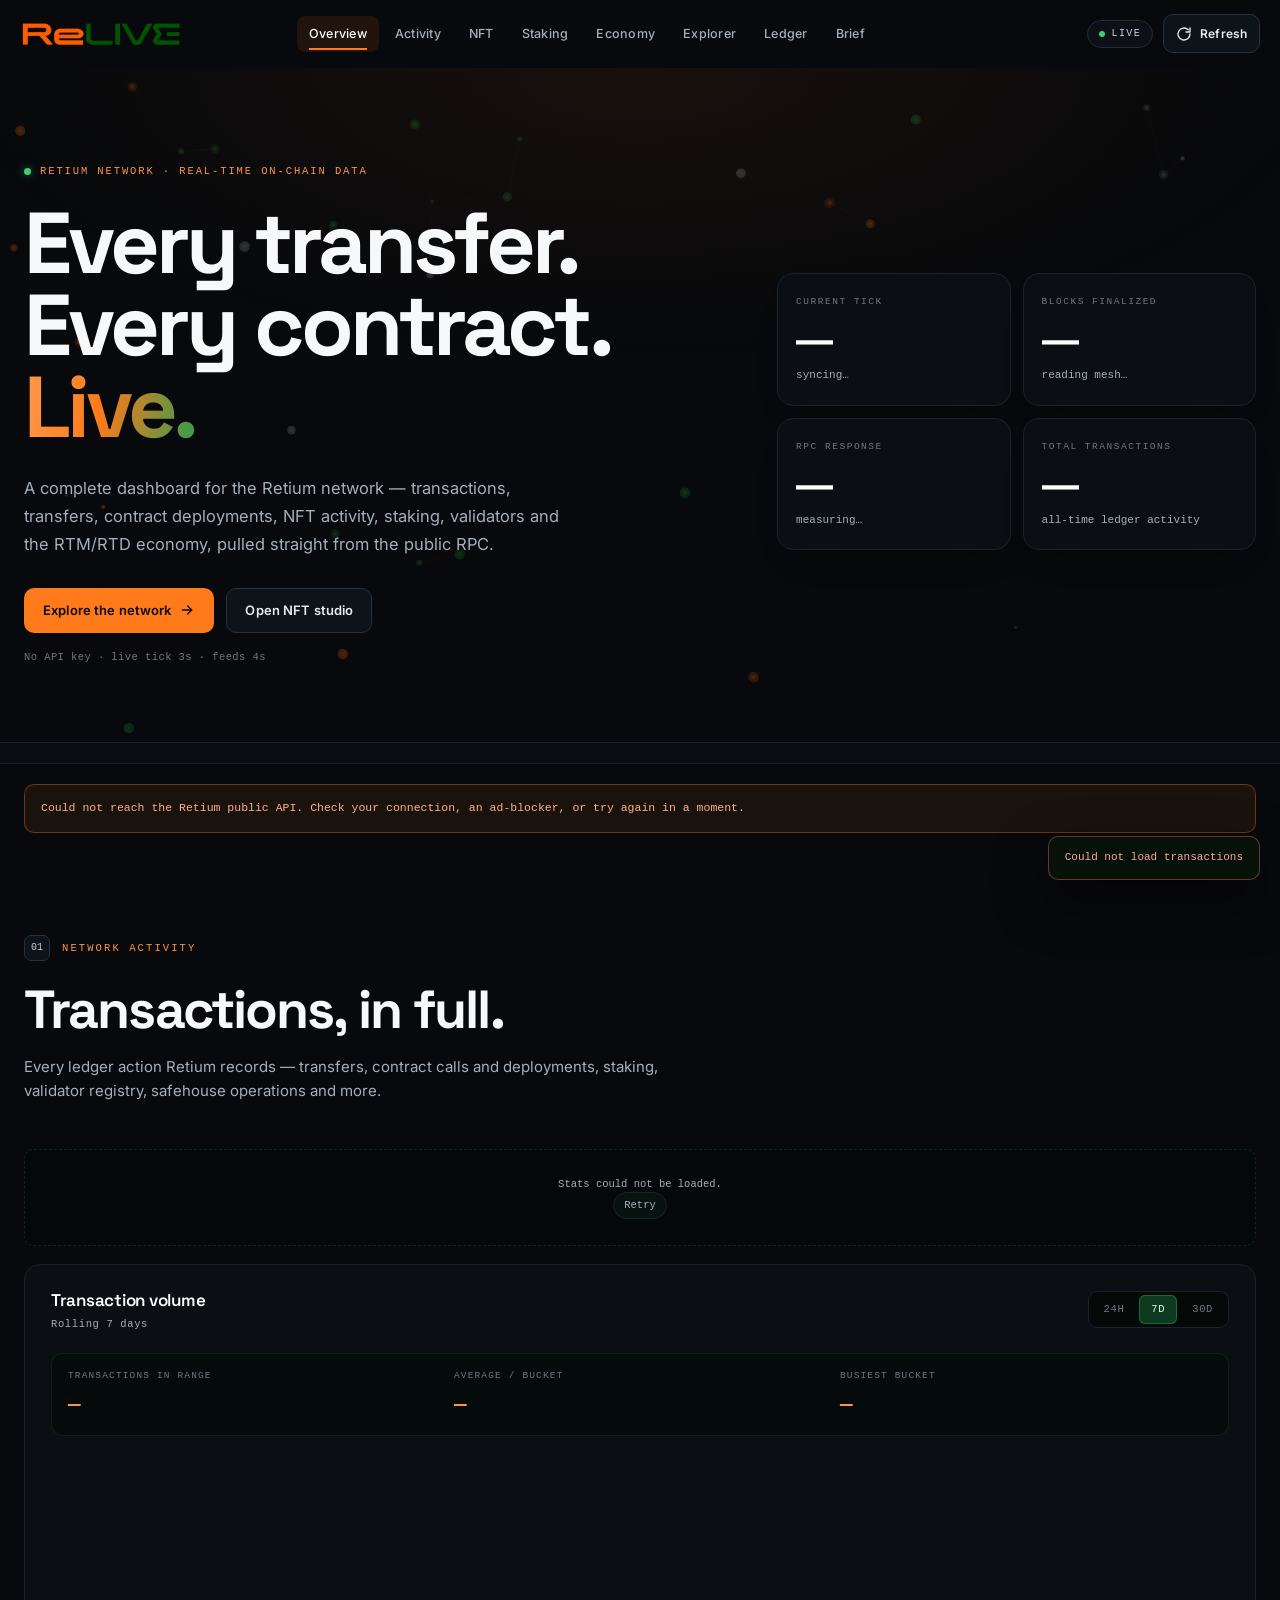
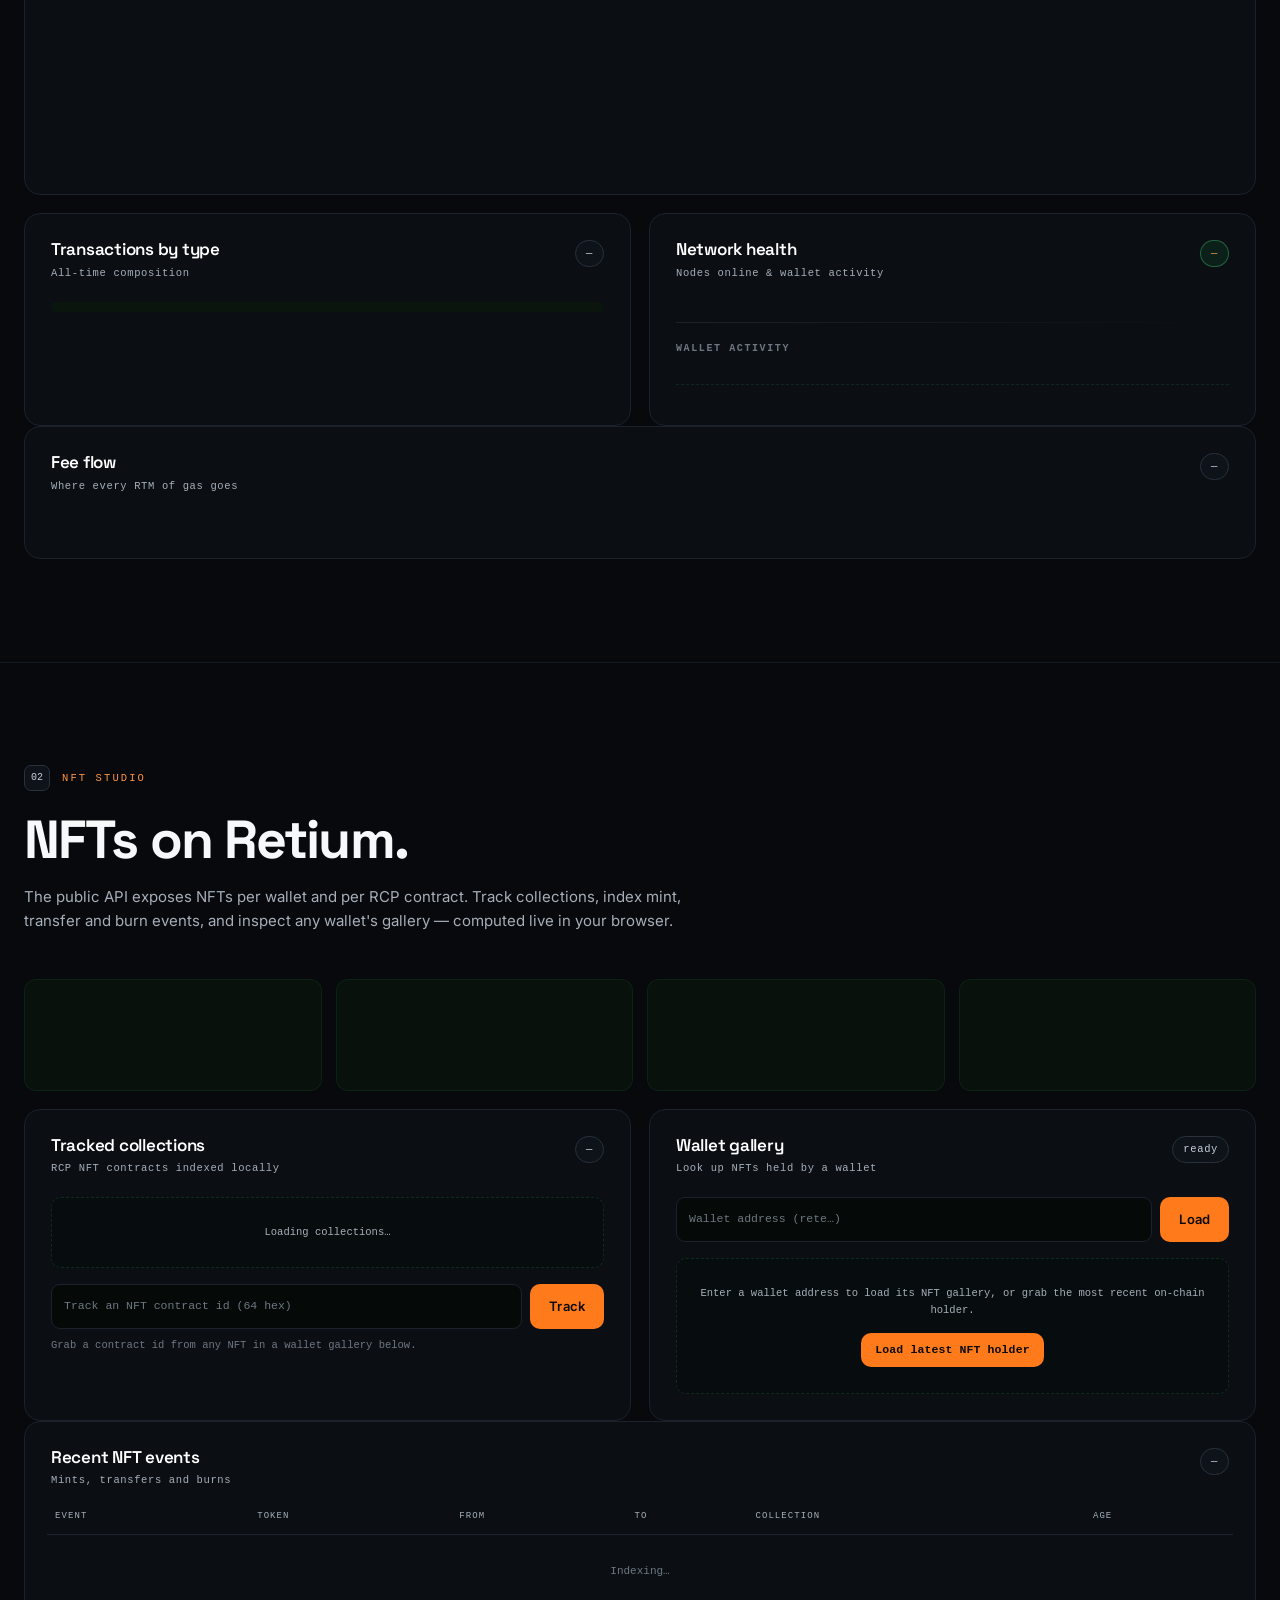
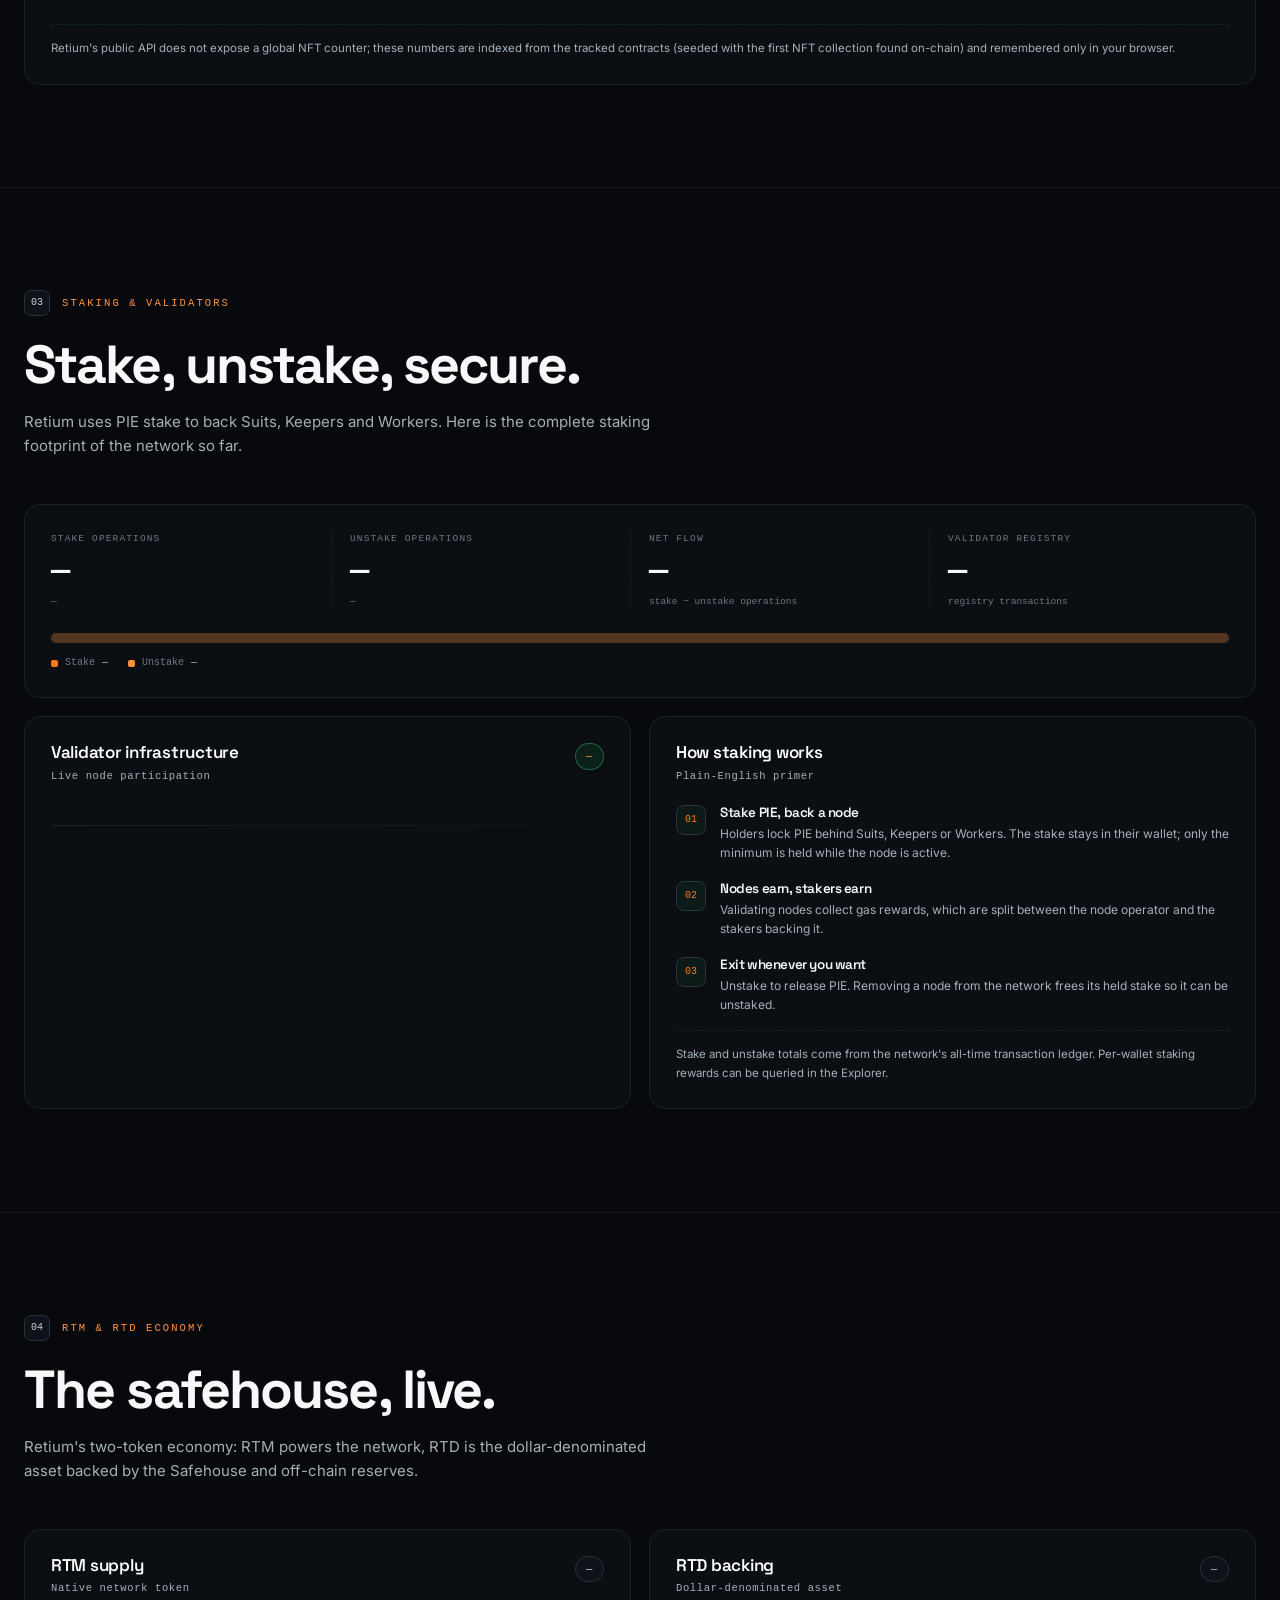
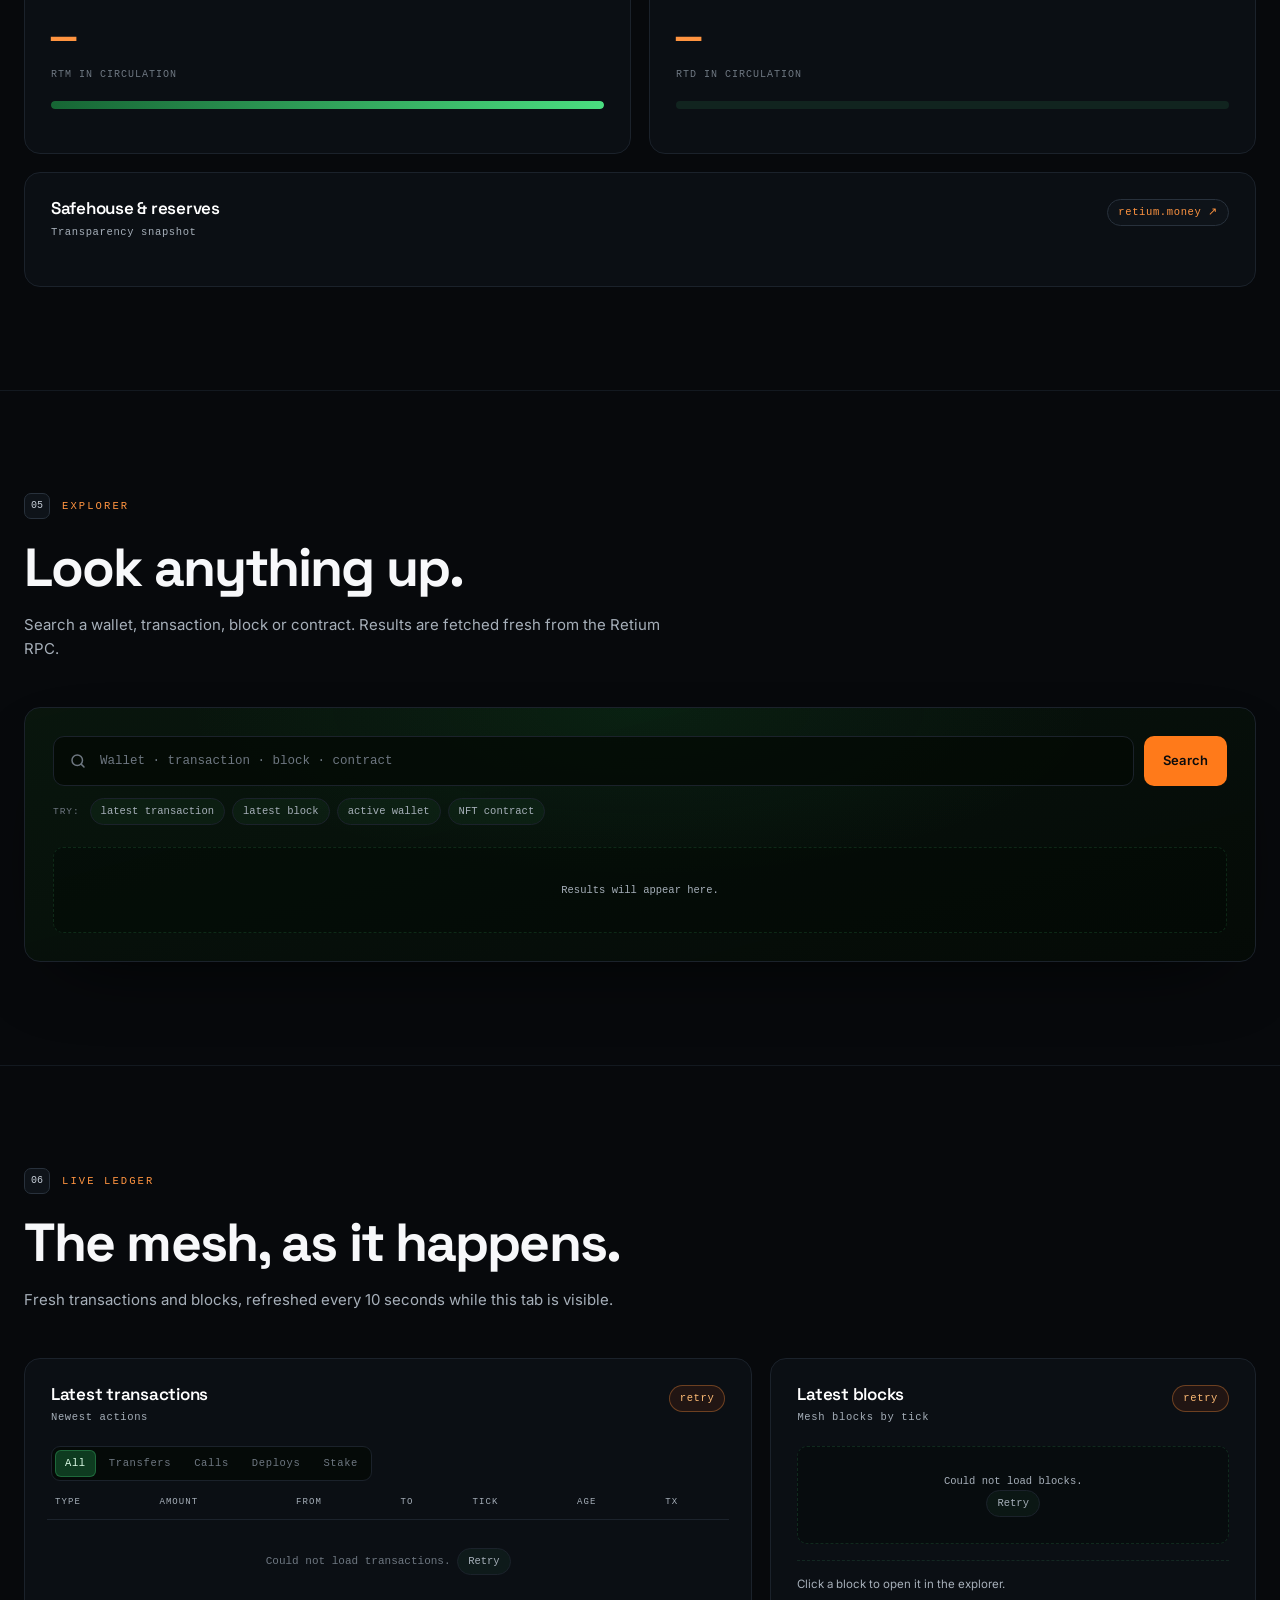
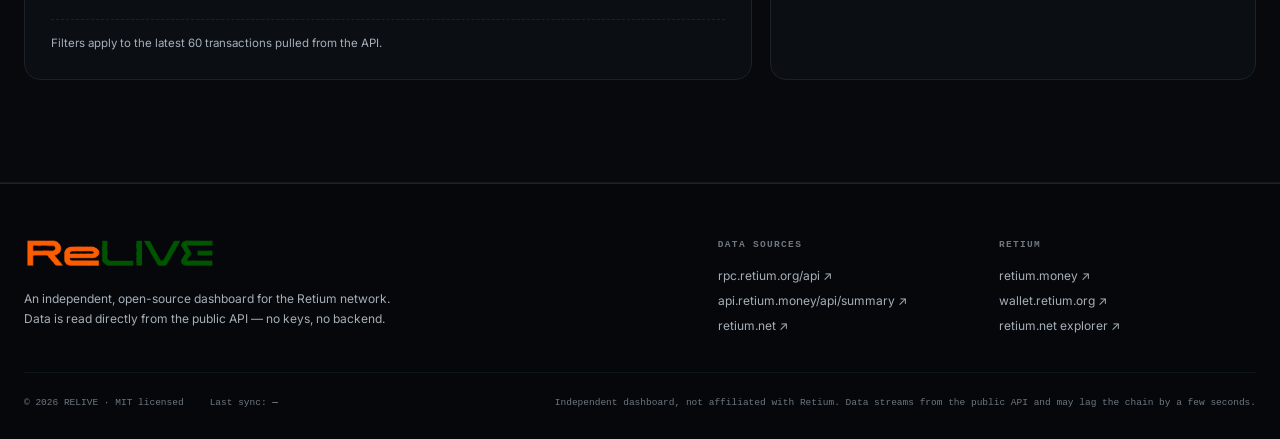
<file: index.html>
<!doctype html>
<html lang="en">
<head>
  <meta charset="utf-8" />
  <meta name="viewport" content="width=device-width, initial-scale=1" />
  <meta name="description" content="RELIVE — a real-time dashboard for the Retium network: transactions, transfers, contract deployments, NFT collections and artwork, staking, validators and the RTM/RTD economy." />
  <meta name="theme-color" content="#040805" />
  <meta property="og:title" content="RELIVE — Retium Network Dashboard" />
  <meta property="og:description" content="RELIVE is a real-time Retium network dashboard: transactions, contracts, NFTs, staking and the RTM/RTD economy, live from the public API." />
  <meta property="og:type" content="website" />
  <title>RELIVE — Retium Network Dashboard</title>
  <link rel="icon" href="assets/favicon.svg" type="image/svg+xml" />
  <link rel="preconnect" href="https://fonts.googleapis.com" />
  <link rel="preconnect" href="https://fonts.gstatic.com" crossorigin />
  <link href="https://fonts.googleapis.com/css2?family=Inter:wght@400;500;600;700;800&family=Space+Grotesk:wght@500;600;700&display=swap" rel="stylesheet" />
  <link rel="preconnect" href="https://rpc.retium.org" crossorigin />
  <link rel="preconnect" href="https://api.retium.money" crossorigin />
  <link rel="stylesheet" href="assets/styles.css" />
</head>
<body>
  <a class="skip-link" href="#activity">Skip to live data</a>
  <div class="bg-grid" aria-hidden="true"></div>

  <header class="site-header" id="site-header">
    <div class="header-inner">
      <a class="brand" href="#overview" aria-label="RELIVE — Retium network dashboard">
        <img class="brand-logo" src="assets/relive-logo.png" alt="RELIVE" width="150" height="20" />
      </a>

      <nav class="nav" id="nav" aria-label="Sections">
        <a class="nav-link is-active" href="#overview">Overview</a>
        <a class="nav-link" href="#activity">Activity</a>
        <a class="nav-link" href="#nft">NFT</a>
        <a class="nav-link" href="#staking">Staking</a>
        <a class="nav-link" href="#economy">Economy</a>
        <a class="nav-link" href="#explorer">Explorer</a>
        <a class="nav-link" href="#ledger">Ledger</a>
        <a class="nav-link" href="ringkasan/index.html">Brief</a>
      </nav>

      <div class="header-tools">
        <span class="live-pill" title="Live connection to rpc.retium.org">
          <span class="dot" aria-hidden="true"></span>Live
        </span>
        <button class="btn btn-ghost btn-icon" id="refresh-btn" type="button" title="Refresh all data">
          <svg viewBox="0 0 24 24" width="16" height="16" fill="none" stroke="currentColor" stroke-width="2" stroke-linecap="round" stroke-linejoin="round" aria-hidden="true">
            <path d="M21 12a9 9 0 1 1-2.64-6.36" /><path d="M21 3v6h-6" />
          </svg>
          <span>Refresh</span>
        </button>
        <button class="menu-btn" id="menu-btn" type="button" aria-label="Toggle navigation" aria-expanded="false" aria-controls="nav">
          <span></span><span></span><span></span>
        </button>
      </div>
    </div>
  </header>

  <main>
    <!-- ======================= HERO ======================= -->
    <section class="hero" id="overview">
      <canvas class="hero-rain" id="rain" aria-hidden="true"></canvas>
      <div class="hero-glow" aria-hidden="true"></div>

      <div class="wrap hero-inner">
        <div class="hero-copy">
          <p class="eyebrow"><span class="eyebrow-dot" aria-hidden="true"></span>Retium network · real-time on-chain data</p>
          <h1>Every transfer.<br />Every contract.<br /><em>Live.</em></h1>
          <p class="lede">
            A complete dashboard for the Retium network — transactions, transfers, contract deployments,
            NFT activity, staking, validators and the RTM/RTD economy, pulled straight from the public RPC.
          </p>
          <div class="hero-actions">
            <a class="btn btn-primary" href="#activity">
              Explore the network
              <svg viewBox="0 0 24 24" width="16" height="16" fill="none" stroke="currentColor" stroke-width="2" stroke-linecap="round" stroke-linejoin="round" aria-hidden="true"><path d="M5 12h14" /><path d="m13 6 6 6-6 6" /></svg>
            </a>
            <a class="btn btn-ghost" href="#nft">Open NFT studio</a>
          </div>
          <p class="hero-note">No API key · live tick 3s · feeds 4s</p>
        </div>

        <div class="hero-status" aria-label="Network status">
          <div class="status-card">
            <span class="status-label">Current tick</span>
            <strong id="hero-tick">—</strong>
            <span class="status-sub" id="hero-tick-sub">syncing…</span>
          </div>
          <div class="status-card">
            <span class="status-label">Blocks finalized</span>
            <strong id="hero-blocks">—</strong>
            <span class="status-sub" id="hero-blocks-sub">reading mesh…</span>
          </div>
          <div class="status-card">
            <span class="status-label">RPC response</span>
            <strong id="hero-rpc">—</strong>
            <span class="status-sub" id="hero-rpc-sub">measuring…</span>
          </div>
          <div class="status-card">
            <span class="status-label">Total transactions</span>
            <strong id="hero-total">—</strong>
            <span class="status-sub" id="hero-total-sub">all-time ledger activity</span>
          </div>
        </div>
      </div>

      <div class="hero-marquee" aria-hidden="true">
        <div class="marquee-track" id="marquee"></div>
      </div>
    </section>

    <noscript>
      <div class="wrap"><div class="alert">This dashboard needs JavaScript to query the Retium public API.</div></div>
    </noscript>

    <!-- ======================= ACTIVITY ======================= -->
    <section class="section" id="activity">
      <div class="wrap">
        <div class="section-head reveal">
          <p class="section-kicker"><span>01</span> Network activity</p>
          <h2>Transactions, in full.</h2>
          <p>Every ledger action Retium records — transfers, contract calls and deployments, staking, validator registry, safehouse operations and more.</p>
        </div>

        <div class="kpi-grid" id="kpi-grid" aria-live="polite">
          <div class="kpi skeleton"></div><div class="kpi skeleton"></div><div class="kpi skeleton"></div><div class="kpi skeleton"></div>
          <div class="kpi skeleton"></div><div class="kpi skeleton"></div><div class="kpi skeleton"></div><div class="kpi skeleton"></div>
        </div>

        <div class="panel chart-panel reveal">
          <div class="panel-head">
            <div>
              <h3>Transaction volume</h3>
              <p class="panel-sub" id="hist-caption">Rolling 7 days</p>
            </div>
            <div class="segmented" id="range-buttons" role="group" aria-label="Chart range">
              <button type="button" data-range="1d">24H</button>
              <button type="button" data-range="7d" class="is-active">7D</button>
              <button type="button" data-range="30d">30D</button>
            </div>
          </div>

          <div class="chart-summary">
            <div><span>Transactions in range</span><strong id="hist-total">—</strong></div>
            <div><span>Average / bucket</span><strong id="hist-avg">—</strong></div>
            <div><span>Busiest bucket</span><strong id="hist-peak">—</strong></div>
          </div>

          <div class="chart-wrap">
            <svg id="hist-chart" viewBox="0 0 1000 280" role="img" aria-label="Transaction histogram"></svg>
            <div class="chart-tip" id="chart-tip" hidden></div>
          </div>
        </div>

        <div class="two-col">
          <div class="panel reveal">
            <div class="panel-head">
              <div>
                <h3>Transactions by type</h3>
                <p class="panel-sub">All-time composition</p>
              </div>
              <span class="pill" id="type-total">—</span>
            </div>
            <div class="type-stack" id="type-stack"></div>
            <ul class="type-list" id="type-list"></ul>
          </div>

          <div class="panel reveal">
            <div class="panel-head">
              <div>
                <h3>Network health</h3>
                <p class="panel-sub">Nodes online &amp; wallet activity</p>
              </div>
              <span class="pill ok" id="node-summary">—</span>
            </div>
            <div class="node-grid" id="node-grid"></div>
            <div class="divider"></div>
            <h4 class="mini-title">Wallet activity</h4>
            <div class="windows" id="wallet-windows"></div>
            <div class="ledger-chips" id="ledger-chips"></div>
          </div>
        </div>

        <div class="panel reveal">
          <div class="panel-head">
            <div>
              <h3>Fee flow</h3>
              <p class="panel-sub">Where every RTM of gas goes</p>
            </div>
            <span class="pill" id="fees-blocks">—</span>
          </div>
          <div class="fee-grid" id="fee-grid"></div>
          <div class="fee-bars" id="fee-bars"></div>
        </div>
      </div>
    </section>

    <!-- ======================= NFT ======================= -->
    <section class="section" id="nft">
      <div class="wrap">
        <div class="section-head reveal">
          <p class="section-kicker"><span>02</span> NFT studio</p>
          <h2>NFTs on Retium.</h2>
          <p>The public API exposes NFTs per wallet and per RCP contract. Track collections, index mint, transfer and burn events, and inspect any wallet's gallery — computed live in your browser.</p>
        </div>

        <div class="nft-kpis" id="nft-kpis" aria-live="polite">
          <div class="nft-kpi skeleton"></div><div class="nft-kpi skeleton"></div><div class="nft-kpi skeleton"></div><div class="nft-kpi skeleton"></div>
        </div>

        <div class="two-col">
          <div class="panel reveal">
            <div class="panel-head">
              <div>
                <h3>Tracked collections</h3>
                <p class="panel-sub">RCP NFT contracts indexed locally</p>
              </div>
              <span class="pill" id="nft-collection-count">—</span>
            </div>
            <div class="collection-list" id="nft-collections">
              <div class="empty-state">Loading collections…</div>
            </div>
            <form class="inline-form" id="add-collection-form" autocomplete="off">
              <label class="sr-only" for="collection-input">NFT contract id</label>
              <input id="collection-input" name="collection" type="text" placeholder="Track an NFT contract id (64 hex)" spellcheck="false" />
              <button class="btn btn-primary" type="submit">Track</button>
            </form>
            <p class="form-hint" id="collection-hint">Grab a contract id from any NFT in a wallet gallery below.</p>
          </div>

          <div class="panel reveal">
            <div class="panel-head">
              <div>
                <h3>Wallet gallery</h3>
                <p class="panel-sub">Look up NFTs held by a wallet</p>
              </div>
              <span class="pill" id="nft-wallet-count">—</span>
            </div>
            <form class="inline-form" id="wallet-nft-form" autocomplete="off">
              <label class="sr-only" for="wallet-nft-input">Wallet address</label>
              <input id="wallet-nft-input" name="wallet" type="text" placeholder="Wallet address (rete…)" spellcheck="false" />
              <button class="btn btn-primary" type="submit">Load</button>
            </form>
            <div class="nft-gallery" id="wallet-nft-result">
              <div class="empty-state empty-state-actions">Enter a wallet address to load its NFT gallery, or grab the most recent on-chain holder.<br /><button class="btn btn-primary btn-sm" type="button" data-load-holder>Load latest NFT holder</button></div>
            </div>
          </div>
        </div>

        <div class="panel reveal">
          <div class="panel-head">
            <div>
              <h3>Recent NFT events</h3>
              <p class="panel-sub" id="nft-events-sub">Mints, transfers and burns</p>
            </div>
            <span class="pill" id="nft-event-count">—</span>
          </div>
          <div class="table-wrap">
            <table class="data-table">
              <thead>
                <tr>
                  <th>Event</th>
                  <th>Token</th>
                  <th>From</th>
                  <th>To</th>
                  <th class="hide-sm">Collection</th>
                  <th>Age</th>
                </tr>
              </thead>
              <tbody id="nft-events-body">
                <tr><td colspan="6" class="empty-cell">Indexing…</td></tr>
              </tbody>
            </table>
          </div>
          <p class="panel-note">
            Retium's public API does not expose a global NFT counter; these numbers are indexed from the tracked
            contracts (seeded with the first NFT collection found on-chain) and remembered only in your browser.
          </p>
        </div>
      </div>
    </section>

    <!-- ======================= STAKING ======================= -->
    <section class="section" id="staking">
      <div class="wrap">
        <div class="section-head reveal">
          <p class="section-kicker"><span>03</span> Staking &amp; validators</p>
          <h2>Stake, unstake, secure.</h2>
          <p>Retium uses PIE stake to back Suits, Keepers and Workers. Here is the complete staking footprint of the network so far.</p>
        </div>

        <div class="staking-banner panel reveal">
          <div class="staking-numbers">
            <div>
              <span>Stake operations</span>
              <strong id="stake-count">—</strong>
              <em id="stake-share">—</em>
            </div>
            <div>
              <span>Unstake operations</span>
              <strong id="unstake-count">—</strong>
              <em id="unstake-share">—</em>
            </div>
            <div>
              <span>Net flow</span>
              <strong id="stake-net">—</strong>
              <em>stake − unstake operations</em>
            </div>
            <div>
              <span>Validator registry</span>
              <strong id="validator-count">—</strong>
              <em>registry transactions</em>
            </div>
          </div>
          <div class="stake-bar" aria-hidden="true">
            <div class="stake-bar-fill" id="stake-bar"></div>
          </div>
          <div class="stake-legend">
            <span><i class="swatch green"></i>Stake <b id="stake-legend">—</b></span>
            <span><i class="swatch orange"></i>Unstake <b id="unstake-legend">—</b></span>
          </div>
        </div>

        <div class="two-col">
          <div class="panel reveal">
            <div class="panel-head">
              <div>
                <h3>Validator infrastructure</h3>
                <p class="panel-sub">Live node participation</p>
              </div>
              <span class="pill ok" id="validator-summary">—</span>
            </div>
            <div class="node-grid" id="staking-nodes"></div>
            <div class="divider"></div>
            <div class="staking-facts" id="staking-facts"></div>
          </div>

          <div class="panel reveal">
            <div class="panel-head">
              <div>
                <h3>How staking works</h3>
                <p class="panel-sub">Plain-English primer</p>
              </div>
            </div>
            <div class="explainer">
              <article>
                <span class="explainer-num">01</span>
                <div>
                  <h4>Stake PIE, back a node</h4>
                  <p>Holders lock PIE behind Suits, Keepers or Workers. The stake stays in their wallet; only the minimum is held while the node is active.</p>
                </div>
              </article>
              <article>
                <span class="explainer-num">02</span>
                <div>
                  <h4>Nodes earn, stakers earn</h4>
                  <p>Validating nodes collect gas rewards, which are split between the node operator and the stakers backing it.</p>
                </div>
              </article>
              <article>
                <span class="explainer-num">03</span>
                <div>
                  <h4>Exit whenever you want</h4>
                  <p>Unstake to release PIE. Removing a node from the network frees its held stake so it can be unstaked.</p>
                </div>
              </article>
            </div>
            <div class="panel-note">
              Stake and unstake totals come from the network's all-time transaction ledger. Per-wallet staking rewards can be
              queried in the Explorer.
            </div>
          </div>
        </div>
      </div>
    </section>

    <!-- ======================= ECONOMY ======================= -->
    <section class="section" id="economy">
      <div class="wrap">
        <div class="section-head reveal">
          <p class="section-kicker"><span>04</span> RTM &amp; RTD economy</p>
          <h2>The safehouse, live.</h2>
          <p>Retium's two-token economy: RTM powers the network, RTD is the dollar-denominated asset backed by the Safehouse and off-chain reserves.</p>
        </div>

        <div class="economy-grid">
          <div class="panel reveal">
            <div class="panel-head">
              <div>
                <h3>RTM supply</h3>
                <p class="panel-sub">Native network token</p>
              </div>
              <span class="pill" id="rtm-status">—</span>
            </div>
            <div class="big-number" id="rtm-circulating">—</div>
            <p class="big-number-label">RTM in circulation</p>
            <div class="supply-bar" aria-hidden="true">
              <div class="supply-bar-inventory" id="rtm-inventory-bar"></div>
            </div>
            <ul class="stat-rows" id="rtm-rows"></ul>
          </div>

          <div class="panel reveal">
            <div class="panel-head">
              <div>
                <h3>RTD backing</h3>
                <p class="panel-sub">Dollar-denominated asset</p>
              </div>
              <span class="pill" id="rtd-status">—</span>
            </div>
            <div class="big-number" id="rtd-supply">—</div>
            <p class="big-number-label">RTD in circulation</p>
            <div class="backing-meter" aria-hidden="true">
              <div class="backing-meter-fill" id="rtd-backing-bar"></div>
            </div>
            <ul class="stat-rows" id="rtd-rows"></ul>
          </div>
        </div>

        <div class="panel reveal">
          <div class="panel-head">
            <div>
              <h3>Safehouse &amp; reserves</h3>
              <p class="panel-sub">Transparency snapshot</p>
            </div>
            <a class="pill link" href="https://retium.money/safehouse" target="_blank" rel="noreferrer">retium.money ↗</a>
          </div>
          <div class="economy-facts" id="economy-facts"></div>
        </div>
      </div>
    </section>

    <!-- ======================= EXPLORER ======================= -->
    <section class="section" id="explorer">
      <div class="wrap">
        <div class="section-head reveal">
          <p class="section-kicker"><span>05</span> Explorer</p>
          <h2>Look anything up.</h2>
          <p>Search a wallet, transaction, block or contract. Results are fetched fresh from the Retium RPC.</p>
        </div>

        <div class="explorer-box reveal">
          <form class="search-form" id="search-form" autocomplete="off">
            <label class="sr-only" for="search-input">Search the Retium network</label>
            <svg class="search-icon" viewBox="0 0 24 24" width="18" height="18" fill="none" stroke="currentColor" stroke-width="2" stroke-linecap="round" aria-hidden="true"><circle cx="11" cy="11" r="7" /><path d="m20 20-3.5-3.5" /></svg>
            <input id="search-input" type="text" placeholder="Wallet · transaction · block · contract" spellcheck="false" />
            <button class="btn btn-primary" type="submit">Search</button>
          </form>
          <div class="quick-chips">
            <span>Try:</span>
            <button type="button" class="chip" id="try-tx">latest transaction</button>
            <button type="button" class="chip" id="try-block">latest block</button>
            <button type="button" class="chip" id="try-wallet">active wallet</button>
            <button type="button" class="chip" id="try-nft">NFT contract</button>
          </div>
          <div class="explorer-result" id="explorer-result" aria-live="polite">
            <div class="empty-state">Results will appear here.</div>
          </div>
        </div>
      </div>
    </section>

    <!-- ======================= LEDGER FEED ======================= -->
    <section class="section" id="ledger">
      <div class="wrap">
        <div class="section-head reveal">
          <p class="section-kicker"><span>06</span> Live ledger</p>
          <h2>The mesh, as it happens.</h2>
          <p>Fresh transactions and blocks, refreshed every 10 seconds while this tab is visible.</p>
        </div>

        <div class="feed-grid">
          <div class="panel reveal">
            <div class="panel-head">
              <div>
                <h3>Latest transactions</h3>
                <p class="panel-sub" id="feed-sub">Newest actions</p>
              </div>
              <span class="pill ok" id="feed-status">syncing</span>
            </div>
            <div class="segmented filter-bar" id="feed-filters" role="group" aria-label="Filter transactions">
              <button type="button" data-filter="all" class="is-active">All</button>
              <button type="button" data-filter="transfer">Transfers</button>
              <button type="button" data-filter="contract_call">Calls</button>
              <button type="button" data-filter="contract_deploy">Deploys</button>
              <button type="button" data-filter="stake">Stake</button>
            </div>
            <div class="table-wrap">
              <table class="data-table tx-table">
                <thead>
                  <tr>
                    <th>Type</th>
                    <th>Amount</th>
                    <th>From</th>
                    <th>To</th>
                    <th class="hide-sm">Tick</th>
                    <th>Age</th>
                    <th class="hide-sm">TX</th>
                  </tr>
                </thead>
                <tbody id="tx-body">
                  <tr><td colspan="7" class="empty-cell">Loading transactions…</td></tr>
                </tbody>
              </table>
            </div>
            <p class="panel-note">Filters apply to the latest 60 transactions pulled from the API.</p>
          </div>

          <div class="panel reveal">
            <div class="panel-head">
              <div>
                <h3>Latest blocks</h3>
                <p class="panel-sub">Mesh blocks by tick</p>
              </div>
              <span class="pill" id="block-status">syncing</span>
            </div>
            <div class="block-list" id="block-list">
              <div class="empty-state">Loading blocks…</div>
            </div>
            <p class="panel-note">Click a block to open it in the explorer.</p>
          </div>
        </div>
      </div>
    </section>
  </main>

  <footer class="site-footer">
    <div class="wrap footer-inner">
      <div class="footer-brand">
        <a class="brand" href="#overview" aria-label="RELIVE — Retium network dashboard">
          <img class="brand-logo" src="assets/relive-logo.png" alt="RELIVE" width="168" height="23" />
        </a>
        <p>An independent, open-source dashboard for the Retium network. Data is read directly from the public API — no keys, no backend.</p>
      </div>
      <div class="footer-links">
        <div>
          <h4>Data sources</h4>
          <a href="https://rpc.retium.org/api/stats" target="_blank" rel="noreferrer">rpc.retium.org/api ↗</a>
          <a href="https://api.retium.money/api/summary" target="_blank" rel="noreferrer">api.retium.money/api/summary ↗</a>
          <a href="https://retium.net" target="_blank" rel="noreferrer">retium.net ↗</a>
        </div>
        <div>
          <h4>Retium</h4>
          <a href="https://retium.money" target="_blank" rel="noreferrer">retium.money ↗</a>
          <a href="https://wallet.retium.org" target="_blank" rel="noreferrer">wallet.retium.org ↗</a>
          <a href="https://retium.net" target="_blank" rel="noreferrer">retium.net explorer ↗</a>
        </div>
      </div>
    </div>
    <div class="wrap footer-bottom">
      <span>© <span id="year">2026</span> RELIVE · MIT licensed</span>
      <span>Last sync: <b id="last-sync">—</b> <span id="sync-age"></span></span>
      <span class="footer-note">Independent dashboard, not affiliated with Retium. Data streams from the public API and may lag the chain by a few seconds.</span>
    </div>
  </footer>

  <div class="toast" id="toast" role="status" aria-live="polite"></div>

  <script src="assets/app.js" defer></script>
</body>
</html>
</file>
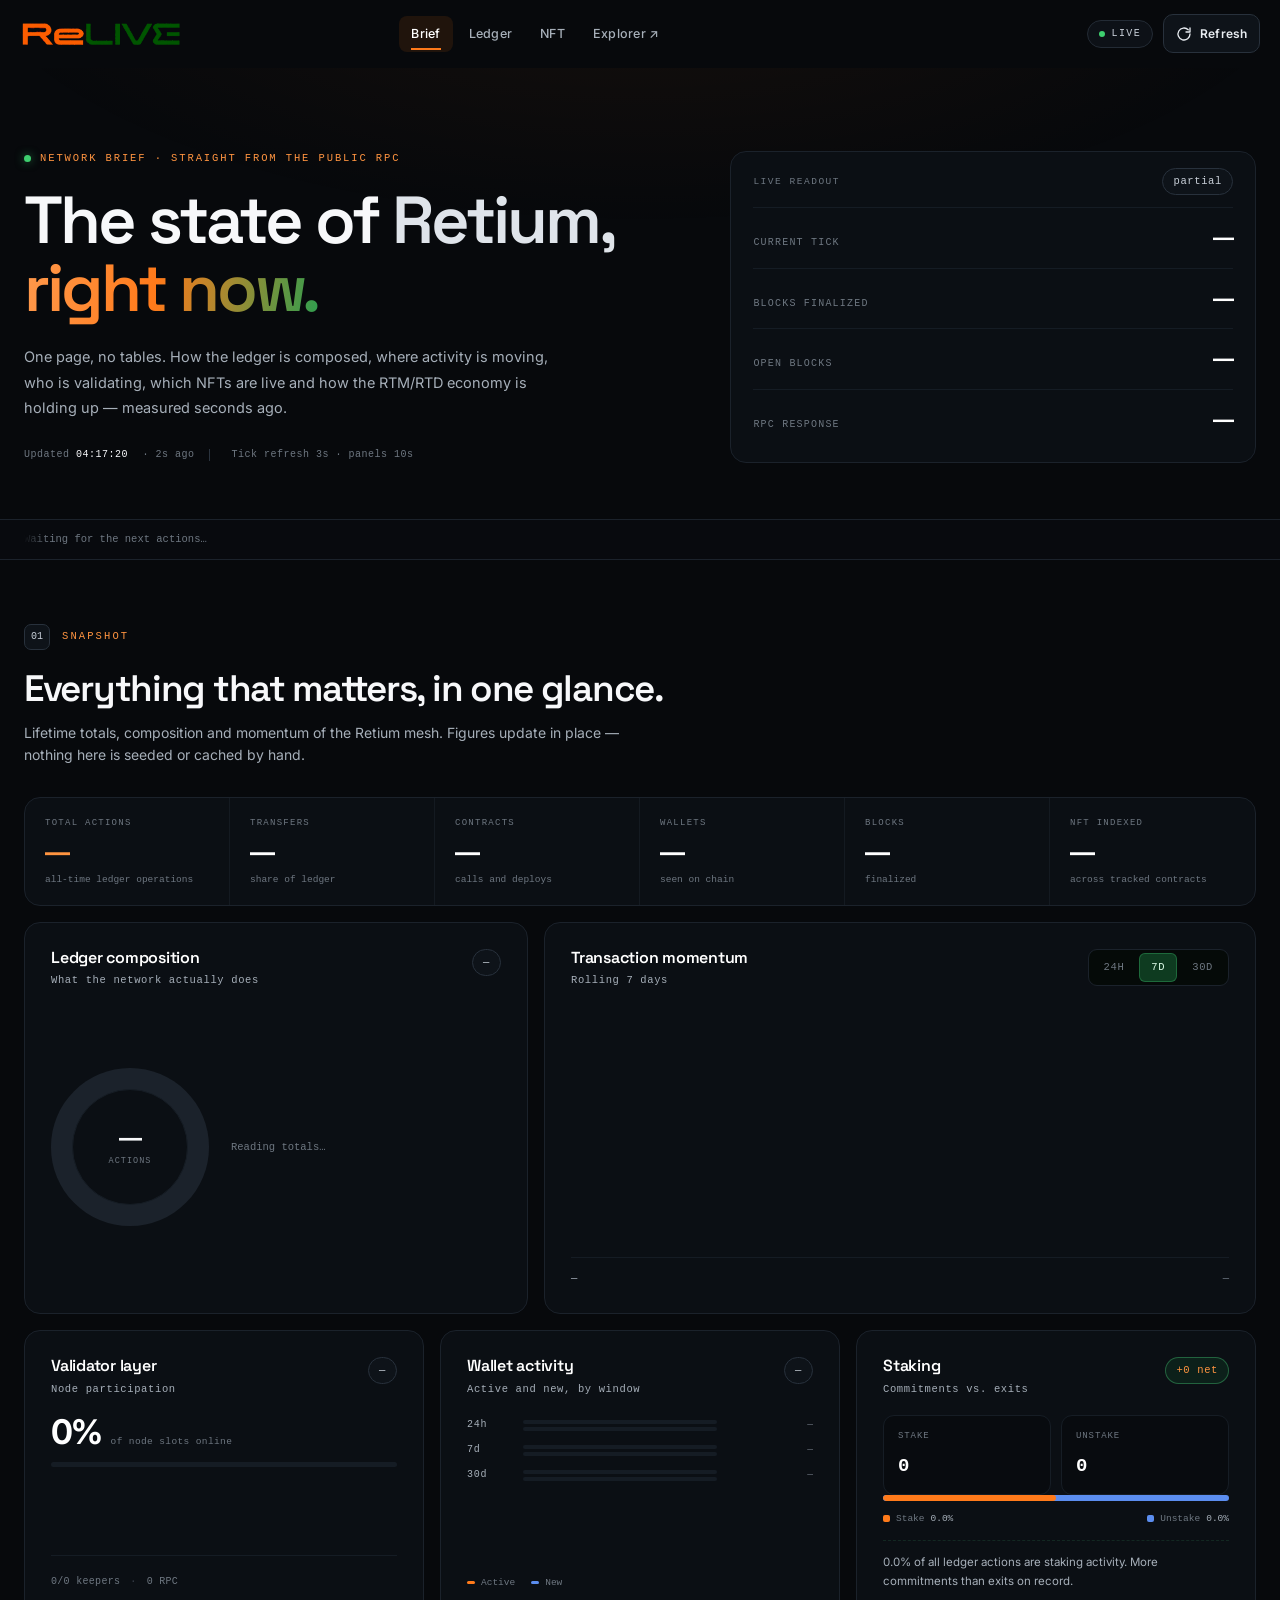
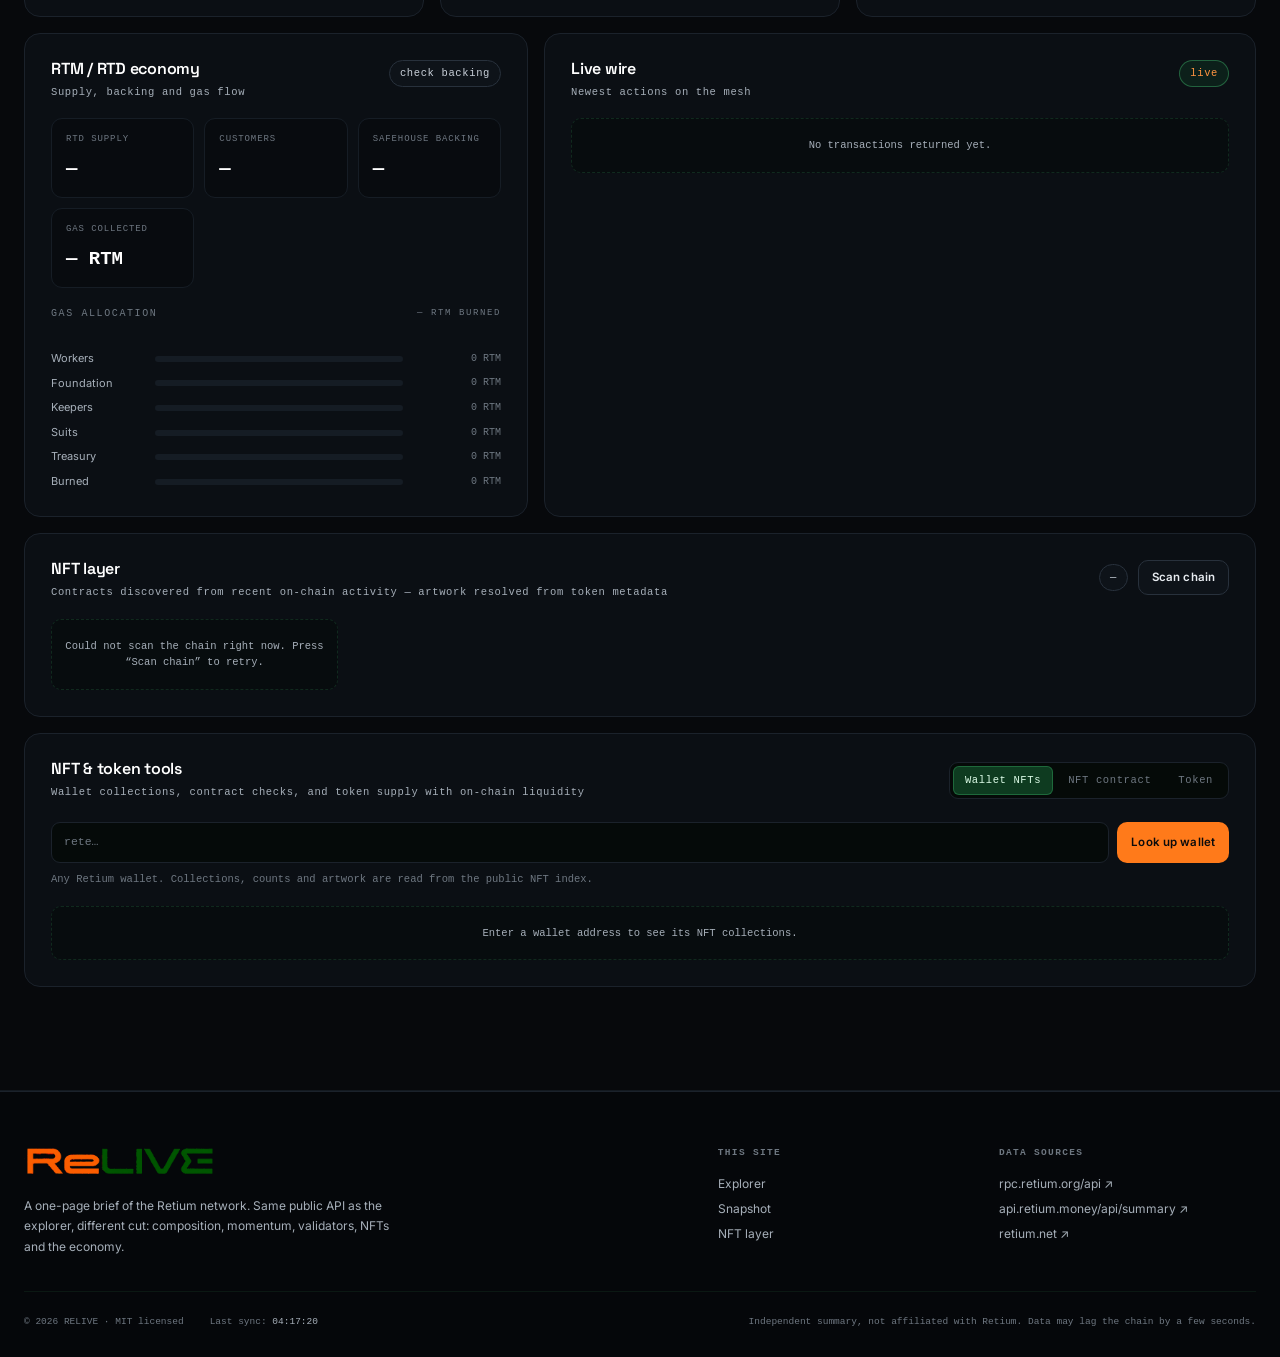
<file: ringkasan/index.html>
<!doctype html>
<html lang="en">
<head>
  <meta charset="utf-8" />
  <meta name="viewport" content="width=device-width, initial-scale=1" />
  <meta name="description" content="RELIVE Brief — a one-page, real-time summary of the Retium network: ledger composition, momentum, validators, NFT collections and the RTM/RTD economy." />
  <meta name="theme-color" content="#07090c" />
  <title>RELIVE — Network Brief</title>
  <link rel="icon" href="../assets/favicon.svg" type="image/svg+xml" />
  <link rel="preconnect" href="https://fonts.googleapis.com" />
  <link rel="preconnect" href="https://fonts.gstatic.com" crossorigin />
  <link href="https://fonts.googleapis.com/css2?family=Inter:wght@400;500;600;700;800&family=Space+Grotesk:wght@500;600;700&display=swap" rel="stylesheet" />
  <link rel="preconnect" href="https://rpc.retium.org" crossorigin />
  <link rel="preconnect" href="https://api.retium.money" crossorigin />
  <link rel="stylesheet" href="../assets/styles.css" />
  <link rel="stylesheet" href="styles.css" />
</head>
<body class="brief">
  <a class="skip-link" href="#brief">Skip to the brief</a>
  <div class="bg-grid" aria-hidden="true"></div>

  <header class="site-header" id="site-header">
    <div class="header-inner">
      <a class="brand" href="../index.html" aria-label="RELIVE — Retium network dashboard">
        <img class="brand-logo" src="../assets/relive-logo.png" alt="RELIVE" width="150" height="20" />
      </a>

      <nav class="nav" id="nav" aria-label="Sections">
        <a class="nav-link is-active" href="#brief">Brief</a>
        <a class="nav-link" href="#ledger">Ledger</a>
        <a class="nav-link" href="#nft">NFT</a>
        <a class="nav-link" href="../index.html">Explorer ↗</a>
      </nav>

      <div class="header-tools">
        <span class="live-pill" title="Live connection to rpc.retium.org">
          <span class="dot" aria-hidden="true"></span>Live
        </span>
        <button class="btn btn-ghost btn-icon" id="refresh-btn" type="button" title="Refresh all data">
          <svg viewBox="0 0 24 24" width="16" height="16" fill="none" stroke="currentColor" stroke-width="2" stroke-linecap="round" stroke-linejoin="round" aria-hidden="true">
            <path d="M21 12a9 9 0 1 1-2.64-6.36" /><path d="M21 3v6h-6" />
          </svg>
          <span>Refresh</span>
        </button>
        <button class="menu-btn" id="menu-btn" type="button" aria-label="Toggle navigation" aria-expanded="false" aria-controls="nav">
          <span></span><span></span><span></span>
        </button>
      </div>
    </div>
  </header>

  <main>
    <!-- ======================= HERO ======================= -->
    <section class="brief-hero">
      <div class="hero-glow" aria-hidden="true"></div>
      <div class="wrap brief-hero-inner">
        <div class="brief-copy">
          <p class="eyebrow"><span class="eyebrow-dot" aria-hidden="true"></span>Network brief · straight from the public RPC</p>
          <h1>The state of <span class="serif-line">Retium,</span><br /><em>right now.</em></h1>
          <p class="lede">
            One page, no tables. How the ledger is composed, where activity is moving, who is validating,
            which NFTs are live and how the RTM/RTD economy is holding up — measured seconds ago.
          </p>
          <p class="brief-meta">
            <span class="brief-updated">Updated <b id="sync-time">—</b><span id="sync-age"></span></span>
            <span class="brief-sep" aria-hidden="true"></span>
            <span>Tick refresh 3s · panels 10s</span>
          </p>
        </div>

        <aside class="readout" aria-label="Live network readout">
          <div class="readout-head">
            <span>Live readout</span>
            <span class="pill ok" id="readout-state">syncing</span>
          </div>
          <div class="readout-row">
            <span>Current tick</span>
            <b id="ro-tick">—</b>
          </div>
          <div class="readout-row">
            <span>Blocks finalized</span>
            <b id="ro-blocks">—</b>
          </div>
          <div class="readout-row">
            <span>Open blocks</span>
            <b id="ro-open">—</b>
          </div>
          <div class="readout-row">
            <span>RPC response</span>
            <b id="ro-rpc">—</b>
          </div>
        </aside>
      </div>
    </section>

    <!-- ======================= TAPE ======================= -->
    <div class="tape-wrap" aria-hidden="true">
      <div class="wrap">
        <div class="tape" id="tape"></div>
      </div>
    </div>

    <!-- ======================= BRIEF ======================= -->
    <section class="section brief-section" id="brief">
      <div class="wrap">
        <div class="brief-head">
          <p class="section-kicker"><span>01</span> Snapshot</p>
          <h2>Everything that matters, in one glance.</h2>
          <p>Lifetime totals, composition and momentum of the Retium mesh. Figures update in place — nothing here is seeded or cached by hand.</p>
        </div>

        <div class="strip" aria-live="polite">
          <div class="strip-cell is-lead">
            <span>Total actions</span>
            <b id="s-total">—</b>
            <small id="s-total-note">all-time ledger operations</small>
          </div>
          <div class="strip-cell">
            <span>Transfers</span>
            <b id="s-transfer">—</b>
            <small id="s-transfer-note">share of ledger</small>
          </div>
          <div class="strip-cell">
            <span>Contracts</span>
            <b id="s-contracts">—</b>
            <small id="s-contracts-note">calls and deploys</small>
          </div>
          <div class="strip-cell">
            <span>Wallets</span>
            <b id="s-wallets">—</b>
            <small id="s-wallets-note">seen on chain</small>
          </div>
          <div class="strip-cell">
            <span>Blocks</span>
            <b id="s-blocks">—</b>
            <small id="s-blocks-note">finalized</small>
          </div>
          <div class="strip-cell">
            <span>NFT indexed</span>
            <b id="s-nft">—</b>
            <small id="s-nft-note">across tracked contracts</small>
          </div>
        </div>

        <div class="bento">
          <!-- composition -->
          <article class="panel col-5">
            <div class="panel-head">
              <div>
                <h3>Ledger composition</h3>
                <p class="panel-sub">What the network actually does</p>
              </div>
              <span class="pill" id="composition-total">—</span>
            </div>
            <div class="composition">
              <div class="donut" id="donut">
                <div class="donut-core">
                  <b id="donut-main">—</b>
                  <small id="donut-sub">actions</small>
                </div>
              </div>
              <div class="type-list" id="legend">
                <div class="legend-loading">Reading totals…</div>
              </div>
            </div>
          </article>

          <!-- momentum -->
          <article class="panel col-7">
            <div class="panel-head">
              <div>
                <h3>Transaction momentum</h3>
                <p class="panel-sub" id="momentum-sub">Rolling 7 days</p>
              </div>
              <div class="segmented" id="ranges" role="group" aria-label="Chart range">
                <button type="button" data-range="1d">24H</button>
                <button type="button" data-range="7d" class="is-active">7D</button>
                <button type="button" data-range="30d">30D</button>
              </div>
            </div>
            <div class="chart-wrap">
              <svg id="chart" viewBox="0 0 600 190" preserveAspectRatio="none" role="img" aria-label="Transaction volume over time">
                <defs>
                  <linearGradient id="chart-fill" x1="0" y1="0" x2="0" y2="1">
                    <stop offset="0%" stop-color="#ff7a1a" stop-opacity="0.34" />
                    <stop offset="100%" stop-color="#ff7a1a" stop-opacity="0" />
                  </linearGradient>
                </defs>
                <g id="chart-grid"></g>
                <path id="chart-area" fill="url(#chart-fill)" d="" />
                <path id="chart-line" fill="none" stroke="#ff8b3d" stroke-width="2" stroke-linejoin="round" stroke-linecap="round" d="" />
                <g id="chart-dots"></g>
              </svg>
              <div class="chart-x" id="chart-x"></div>
            </div>
            <div class="chart-foot">
              <span id="chart-total">—</span>
              <span id="chart-peak">—</span>
            </div>
            <p class="chart-insight" id="chart-insight"></p>
          </article>

          <!-- validators -->
          <article class="panel col-4">
            <div class="panel-head">
              <div>
                <h3>Validator layer</h3>
                <p class="panel-sub">Node participation</p>
              </div>
              <span class="pill" id="node-chip">—</span>
            </div>
            <div class="health-top">
              <b id="health-value">—</b>
              <span>of node slots online</span>
            </div>
            <div class="health-bar"><i id="health-bar"></i></div>
            <p class="node-roster" id="node-roster">—</p>
          </article>

          <!-- wallets -->
          <article class="panel col-4">
            <div class="panel-head">
              <div>
                <h3>Wallet activity</h3>
                <p class="panel-sub">Active and new, by window</p>
              </div>
              <span class="pill" id="wallet-chip">—</span>
            </div>
            <div class="windows" id="windows">
              <div class="window-row"><span class="window-label">24h</span><div class="window-bars"><div class="window-bar active"><i style="width:0"></i></div><div class="window-bar new"><i style="width:0"></i></div></div><span class="window-meta">—</span></div>
              <div class="window-row"><span class="window-label">7d</span><div class="window-bars"><div class="window-bar active"><i style="width:0"></i></div><div class="window-bar new"><i style="width:0"></i></div></div><span class="window-meta">—</span></div>
              <div class="window-row"><span class="window-label">30d</span><div class="window-bars"><div class="window-bar active"><i style="width:0"></i></div><div class="window-bar new"><i style="width:0"></i></div></div><span class="window-meta">—</span></div>
            </div>
            <div class="windows-key">
              <span><i class="k-active"></i>Active</span>
              <span><i class="k-new"></i>New</span>
            </div>
          </article>

          <!-- staking -->
          <article class="panel col-4">
            <div class="panel-head">
              <div>
                <h3>Staking</h3>
                <p class="panel-sub">Commitments vs. exits</p>
              </div>
              <span class="pill" id="stake-chip">—</span>
            </div>
            <div class="fee-grid">
              <div class="fee-card">
                <span>Stake</span>
                <strong id="stake-count">—</strong>
              </div>
              <div class="fee-card">
                <span>Unstake</span>
                <strong id="unstake-count">—</strong>
              </div>
            </div>
            <div class="stake-meter" aria-hidden="true"><i id="stake-bar"></i></div>
            <div class="stake-legend">
              <span><i class="s-stake"></i>Stake <b id="stake-share">—</b></span>
              <span><i class="s-unstake"></i>Unstake <b id="unstake-share">—</b></span>
            </div>
            <p class="panel-note" id="stake-note">—</p>
          </article>

          <!-- economy -->
          <article class="panel col-5">
            <div class="panel-head">
              <div>
                <h3>RTM / RTD economy</h3>
                <p class="panel-sub">Supply, backing and gas flow</p>
              </div>
              <span class="pill" id="backing-chip">—</span>
            </div>
            <div class="fee-grid">
              <div class="fee-card">
                <span>RTD supply</span>
                <strong id="rtd-supply">—</strong>
              </div>
              <div class="fee-card">
                <span>Customers</span>
                <strong id="customers">—</strong>
              </div>
              <div class="fee-card">
                <span>Safehouse backing</span>
                <strong id="backing">—</strong>
              </div>
              <div class="fee-card">
                <span>Gas collected</span>
                <strong id="gas-collected">—</strong>
              </div>
            </div>
            <div class="mini-title split-title"><span>Gas allocation</span><span id="gas-burned">—</span></div>
            <div class="fee-bars" id="gas-bars"></div>
          </article>

          <!-- wire -->
          <article class="panel col-7" id="ledger">
            <div class="panel-head">
              <div>
                <h3>Live wire</h3>
                <p class="panel-sub">Newest actions on the mesh</p>
              </div>
              <span class="pill ok" id="wire-state">live</span>
            </div>
            <div class="wire" id="wire">
              <div class="empty-state">Streaming the latest transactions…</div>
            </div>
          </article>

          <!-- nft -->
          <article class="panel col-12" id="nft">
            <div class="panel-head">
              <div>
                <h3>NFT layer</h3>
                <p class="panel-sub">Contracts discovered from recent on-chain activity — artwork resolved from token metadata</p>
              </div>
              <div class="nft-actions">
                <span class="pill" id="nft-count">—</span>
                <button class="btn btn-ghost btn-sm" id="scan-nft" type="button">Scan chain</button>
              </div>
            </div>
            <div class="nft-collections" id="collection-grid">
              <div class="empty-state">Scanning recent activity for NFT contracts…</div>
            </div>
          </article>

          <!-- tools -->
          <article class="panel col-12" id="tools">
            <div class="panel-head">
              <div>
                <h3>NFT &amp; token tools</h3>
                <p class="panel-sub">Wallet collections, contract checks, and token supply with on-chain liquidity</p>
              </div>
              <div class="segmented" id="tool-tabs" role="tablist" aria-label="Tools">
                <button type="button" role="tab" data-tool="wallet" class="is-active" aria-selected="true">Wallet NFTs</button>
                <button type="button" role="tab" data-tool="contract" aria-selected="false">NFT contract</button>
                <button type="button" role="tab" data-tool="token" aria-selected="false">Token</button>
              </div>
            </div>

            <section class="tool-pane" data-pane="wallet">
              <form class="inline-form" id="wallet-form" autocomplete="off">
                <label class="sr-only" for="wallet-input">Wallet address</label>
                <input id="wallet-input" name="wallet" placeholder="rete…" spellcheck="false" />
                <button class="btn btn-primary btn-sm" type="submit">Look up wallet</button>
              </form>
              <p class="form-hint" id="wallet-hint">Any Retium wallet. Collections, counts and artwork are read from the public NFT index.</p>
              <div class="tool-result" id="wallet-result">
                <div class="empty-state">Enter a wallet address to see its NFT collections.</div>
              </div>
            </section>

            <section class="tool-pane" data-pane="contract" hidden>
              <form class="inline-form" id="contract-form" autocomplete="off">
                <label class="sr-only" for="contract-input">Contract id</label>
                <input id="contract-input" name="contract" placeholder="64-hex contract id" spellcheck="false" />
                <button class="btn btn-primary btn-sm" type="submit">Check contract</button>
              </form>
              <p class="form-hint" id="contract-hint">Paste a 64-hex contract id. Declared type, supply, events and art come straight from the chain.</p>
              <div class="tool-result" id="contract-result">
                <div class="empty-state">Check any RCP contract: declared type, capabilities, supply and recent events.</div>
              </div>
            </section>

            <section class="tool-pane" data-pane="token" hidden>
              <form class="inline-form" id="token-form" autocomplete="off">
                <label class="sr-only" for="token-input">Token contract id</label>
                <input id="token-input" name="token" placeholder="Token contract id (64 hex)" spellcheck="false" />
                <button class="btn btn-primary btn-sm" type="submit">Open token</button>
              </form>
              <p class="form-hint" id="token-hint">Name, supply and RTM liquidity read from the DexCore pools.</p>
              <div class="tool-result" id="token-result">
                <div class="empty-state">Open a token to see its supply and liquidity.</div>
              </div>
              <div class="pool-block">
                <div class="mini-title split-title"><span>Top RTM pools</span><span id="pool-count">—</span></div>
                <div class="pool-list" id="pool-list"><div class="empty-state">Open this tab to load pools.</div></div>
              </div>
            </section>
          </article>
        </div>
      </div>
    </section>
  </main>

  <footer class="site-footer">
    <div class="wrap footer-inner">
      <div class="footer-brand">
        <a class="brand" href="../index.html" aria-label="RELIVE — Retium network dashboard">
          <img class="brand-logo" src="../assets/relive-logo.png" alt="RELIVE" width="168" height="23" />
        </a>
        <p>A one-page brief of the Retium network. Same public API as the explorer, different cut: composition, momentum, validators, NFTs and the economy.</p>
      </div>
      <div class="footer-links">
        <div>
          <h4>This site</h4>
          <a href="../index.html">Explorer</a>
          <a href="#brief">Snapshot</a>
          <a href="#nft">NFT layer</a>
        </div>
        <div>
          <h4>Data sources</h4>
          <a href="https://rpc.retium.org/api/stats" target="_blank" rel="noreferrer">rpc.retium.org/api ↗</a>
          <a href="https://api.retium.money/api/summary" target="_blank" rel="noreferrer">api.retium.money/api/summary ↗</a>
          <a href="https://retium.net" target="_blank" rel="noreferrer">retium.net ↗</a>
        </div>
      </div>
    </div>
    <div class="wrap footer-bottom">
      <span>© <span id="year">2026</span> RELIVE · MIT licensed</span>
      <span>Last sync: <b id="last-sync">—</b></span>
      <span class="footer-note">Independent summary, not affiliated with Retium. Data may lag the chain by a few seconds.</span>
    </div>
  </footer>

  <div class="toast" id="toast" role="status" aria-live="polite"></div>

  <script src="app.js" defer></script>
</body>
</html>
</file>
<file: assets/styles.css>
/* ============================================================
   Retium Live — dashboard styles
   No frameworks, no build step.
   ============================================================ */

:root {
  --bg: #040805;
  --bg-2: #060d08;
  --panel: rgba(9, 20, 12, 0.78);
  --panel-2: rgba(5, 12, 7, 0.9);
  --line: rgba(74, 222, 128, 0.14);
  --line-strong: rgba(74, 222, 128, 0.32);
  --green: #4ade80;
  --green-bright: #86efac;
  --green-dim: #166534;
  --lime: #bef264;
  --cyan: #34d399;
  --orange: #fb923c;
  --purple: #c084fc;
  --blue: #60a5fa;
  --pink: #f472b6;
  --text: #e9f6ee;
  --muted: #8ba396;
  --muted-2: #5f7568;
  --mono: ui-monospace, "Cascadia Code", "SFMono-Regular", Menlo, Consolas, "Liberation Mono", monospace;
  --sans: "Inter", "Segoe UI", system-ui, -apple-system, BlinkMacSystemFont, sans-serif;
  --radius: 18px;
  --radius-sm: 12px;
  --header-h: 68px;
  --shadow: 0 30px 80px -40px rgba(0, 0, 0, 0.95);
}

*,
*::before,
*::after { box-sizing: border-box; }

html {
  scroll-behavior: smooth;
  scroll-padding-top: calc(var(--header-h) + 16px);
}

body {
  margin: 0;
  background:
    radial-gradient(1200px 600px at 15% -10%, rgba(34, 197, 94, 0.13), transparent 60%),
    radial-gradient(900px 500px at 100% 10%, rgba(16, 185, 129, 0.07), transparent 55%),
    var(--bg);
  color: var(--text);
  font-family: var(--sans);
  font-size: 15px;
  line-height: 1.6;
  -webkit-font-smoothing: antialiased;
  overflow-x: hidden;
}

img, svg, canvas { display: block; max-width: 100%; }
a { color: inherit; }
button, input { font: inherit; }
button { color: inherit; }
h1, h2, h3, h4 { line-height: 1.15; margin: 0; }
p { margin: 0; }
ul { margin: 0; padding: 0; list-style: none; }

::selection { background: rgba(74, 222, 128, 0.28); color: #fff; }

:focus-visible {
  outline: 2px solid var(--green);
  outline-offset: 3px;
  border-radius: 6px;
}

/* ---------- layout helpers ---------- */
.wrap {
  width: min(1240px, calc(100% - 48px));
  margin-inline: auto;
}

.sr-only {
  position: absolute;
  width: 1px; height: 1px;
  padding: 0; margin: -1px;
  overflow: hidden;
  clip: rect(0 0 0 0);
  white-space: nowrap;
  border: 0;
}

.skip-link {
  position: fixed;
  top: 12px; left: 12px;
  z-index: 200;
  padding: 10px 16px;
  background: var(--green);
  color: #04140a;
  font-weight: 700;
  border-radius: 8px;
  transform: translateY(-160%);
  transition: transform 0.2s ease;
}
.skip-link:focus { transform: none; }

.bg-grid {
  position: fixed;
  inset: 0;
  z-index: -1;
  pointer-events: none;
  background-image:
    linear-gradient(rgba(74, 222, 128, 0.05) 1px, transparent 1px),
    linear-gradient(90deg, rgba(74, 222, 128, 0.05) 1px, transparent 1px);
  background-size: 72px 72px;
  -webkit-mask-image: radial-gradient(ellipse 90% 60% at 50% 0%, #000 0%, transparent 78%);
  mask-image: radial-gradient(ellipse 90% 60% at 50% 0%, #000 0%, transparent 78%);
}

/* ---------- header ---------- */
.site-header {
  position: sticky;
  top: 0;
  z-index: 100;
  height: var(--header-h);
  border-bottom: 1px solid transparent;
  transition: background 0.3s ease, border-color 0.3s ease, backdrop-filter 0.3s ease;
}
.site-header.is-scrolled {
  background: rgba(4, 8, 5, 0.82);
  border-bottom-color: var(--line);
  -webkit-backdrop-filter: blur(18px);
  backdrop-filter: blur(18px);
}

.header-inner {
  width: min(1320px, calc(100% - 40px));
  height: 100%;
  margin-inline: auto;
  display: flex;
  align-items: center;
  gap: 24px;
}

.brand {
  display: inline-flex;
  align-items: center;
  gap: 11px;
  text-decoration: none;
  flex-shrink: 0;
}
.brand-logo {
  display: block;
  height: 22px;
  width: auto;
}
.footer-brand .brand-logo { height: 26px; }

.nav {
  display: flex;
  align-items: center;
  gap: 4px;
  margin-inline: auto;
}
.nav-link {
  position: relative;
  padding: 8px 12px;
  font-size: 12.5px;
  font-weight: 500;
  letter-spacing: 0.02em;
  color: var(--muted);
  text-decoration: none;
  border-radius: 8px;
  transition: color 0.2s ease, background 0.2s ease;
}
.nav-link:hover { color: var(--text); background: rgba(74, 222, 128, 0.06); }
.nav-link.is-active { color: var(--green-bright); }
.nav-link.is-active::after {
  content: "";
  position: absolute;
  left: 12px; right: 12px; bottom: 2px;
  height: 1px;
  background: linear-gradient(90deg, transparent, var(--green), transparent);
}

.header-tools { display: flex; align-items: center; gap: 10px; margin-left: auto; }

.live-pill {
  display: inline-flex;
  align-items: center;
  gap: 7px;
  padding: 5px 11px;
  border: 1px solid var(--line-strong);
  border-radius: 99px;
  background: rgba(22, 101, 52, 0.16);
  color: var(--green-bright);
  font-family: var(--mono);
  font-size: 10px;
  letter-spacing: 0.14em;
  text-transform: uppercase;
  white-space: nowrap;
}
.live-pill .dot {
  width: 6px; height: 6px;
  border-radius: 50%;
  background: var(--green);
  box-shadow: 0 0 0 0 rgba(74, 222, 128, 0.7);
  animation: pulse 2s infinite;
}

.menu-btn {
  display: none;
  width: 38px; height: 38px;
  border: 1px solid var(--line);
  border-radius: 9px;
  background: rgba(9, 20, 12, 0.8);
  cursor: pointer;
  padding: 0;
  place-content: center;
  gap: 4px;
}
.menu-btn span {
  display: block;
  width: 16px; height: 1.5px;
  margin: 3px auto;
  background: var(--green-bright);
  transition: transform 0.2s ease, opacity 0.2s ease;
}
.menu-btn[aria-expanded="true"] span:nth-child(1) { transform: translateY(5.5px) rotate(45deg); }
.menu-btn[aria-expanded="true"] span:nth-child(2) { opacity: 0; }
.menu-btn[aria-expanded="true"] span:nth-child(3) { transform: translateY(-5.5px) rotate(-45deg); }

/* ---------- buttons ---------- */
.btn {
  display: inline-flex;
  align-items: center;
  justify-content: center;
  gap: 8px;
  padding: 11px 18px;
  border-radius: 10px;
  border: 1px solid transparent;
  font-size: 13px;
  font-weight: 600;
  letter-spacing: 0.01em;
  text-decoration: none;
  cursor: pointer;
  transition: transform 0.18s ease, background 0.18s ease, border-color 0.18s ease, box-shadow 0.18s ease, color 0.18s ease;
  white-space: nowrap;
}
.btn:hover { transform: translateY(-1px); }
.btn:active { transform: translateY(0); }

.btn-primary {
  background: linear-gradient(140deg, #4ade80, #22c55e);
  color: #03130a;
  box-shadow: 0 10px 30px -12px rgba(74, 222, 128, 0.7), inset 0 1px 0 rgba(255, 255, 255, 0.35);
}
.btn-primary:hover { background: linear-gradient(140deg, #6ee7a0, #34d399); }

.btn-ghost {
  background: rgba(9, 20, 12, 0.6);
  border-color: var(--line);
  color: var(--text);
}
.btn-ghost:hover { border-color: var(--line-strong); background: rgba(74, 222, 128, 0.07); }

.btn-icon { padding: 9px 12px; font-size: 12px; }

.btn[disabled] { opacity: 0.55; cursor: wait; transform: none; }

#refresh-btn.is-loading { pointer-events: none; opacity: 0.7; }
#refresh-btn.is-loading svg { animation: spin 0.9s linear infinite; }
@keyframes spin { to { transform: rotate(360deg); } }

.pill {
  display: inline-flex;
  align-items: center;
  gap: 6px;
  padding: 4px 10px;
  border-radius: 99px;
  border: 1px solid var(--line);
  background: rgba(74, 222, 128, 0.05);
  color: var(--muted);
  font-family: var(--mono);
  font-size: 10.5px;
  letter-spacing: 0.06em;
  white-space: nowrap;
}
.pill.ok {
  border-color: rgba(74, 222, 128, 0.35);
  background: rgba(22, 101, 52, 0.2);
  color: var(--green-bright);
}
.pill.warn {
  border-color: rgba(251, 146, 60, 0.35);
  background: rgba(124, 45, 18, 0.2);
  color: #fdba74;
}
.pill.link { text-decoration: none; color: var(--green-bright); transition: border-color 0.2s ease; }
.pill.link:hover { border-color: var(--line-strong); }

.chip {
  border: 1px solid var(--line);
  background: rgba(74, 222, 128, 0.05);
  color: var(--muted);
  border-radius: 99px;
  padding: 4px 10px;
  font-family: var(--mono);
  font-size: 10.5px;
  cursor: pointer;
  transition: color 0.2s ease, border-color 0.2s ease, background 0.2s ease;
}
.chip:hover { color: var(--green-bright); border-color: var(--line-strong); background: rgba(74, 222, 128, 0.1); }

/* ---------- hero ---------- */
.hero {
  position: relative;
  overflow: hidden;
  padding-top: clamp(46px, 7vw, 96px);
  border-bottom: 1px solid var(--line);
}
.hero-rain {
  position: absolute;
  inset: 0;
  width: 100%;
  height: 100%;
  opacity: 0.42;
  pointer-events: none;
}
.hero-glow {
  position: absolute;
  top: -20%;
  left: 50%;
  width: 900px; height: 560px;
  transform: translateX(-50%);
  background: radial-gradient(ellipse, rgba(34, 197, 94, 0.16), transparent 65%);
  pointer-events: none;
  filter: blur(30px);
}

.hero-inner {
  position: relative;
  z-index: 2;
  display: grid;
  grid-template-columns: 1.18fr 0.82fr;
  gap: clamp(32px, 5vw, 70px);
  align-items: center;
  padding-bottom: clamp(50px, 6vw, 80px);
}

.eyebrow {
  display: inline-flex;
  align-items: center;
  gap: 9px;
  font-family: var(--mono);
  font-size: 10.5px;
  letter-spacing: 0.18em;
  text-transform: uppercase;
  color: var(--muted);
  margin-bottom: 22px;
}
.eyebrow-dot {
  width: 7px; height: 7px;
  border-radius: 50%;
  background: var(--green);
  box-shadow: 0 0 14px rgba(74, 222, 128, 0.9);
}

.hero h1 {
  font-size: clamp(2.8rem, 7vw, 5.4rem);
  line-height: 0.95;
  letter-spacing: -0.045em;
  font-weight: 700;
  margin-bottom: 26px;
}
.hero h1 em {
  font-style: normal;
  background: linear-gradient(120deg, #86efac 0%, #4ade80 45%, #22c55e 70%, #a3e635 100%);
  -webkit-background-clip: text;
  background-clip: text;
  color: transparent;
  filter: drop-shadow(0 0 26px rgba(74, 222, 128, 0.25));
}

.lede {
  max-width: 560px;
  color: var(--muted);
  font-size: clamp(14.5px, 1.4vw, 16.5px);
  line-height: 1.7;
}

.hero-actions {
  display: flex;
  flex-wrap: wrap;
  gap: 12px;
  margin-top: 30px;
}
.hero-note {
  margin-top: 16px;
  font-family: var(--mono);
  font-size: 10.5px;
  color: var(--muted-2);
  letter-spacing: 0.04em;
}

.hero-status {
  display: grid;
  grid-template-columns: 1fr 1fr;
  gap: 12px;
}
.status-card {
  position: relative;
  padding: 20px 18px;
  border: 1px solid var(--line);
  border-radius: 14px;
  background:
    linear-gradient(150deg, rgba(14, 30, 19, 0.92), rgba(5, 12, 7, 0.9));
  box-shadow: var(--shadow);
  overflow: hidden;
}
.status-card::before {
  content: "";
  position: absolute;
  inset: 0 0 auto 0;
  height: 1px;
  background: linear-gradient(90deg, transparent, rgba(74, 222, 128, 0.55), transparent);
  opacity: 0.7;
}
.status-card-wide { grid-column: span 2; }
.status-label {
  display: block;
  font-family: var(--mono);
  font-size: 9.5px;
  letter-spacing: 0.16em;
  text-transform: uppercase;
  color: var(--muted-2);
  margin-bottom: 12px;
}
.status-card strong {
  display: block;
  font-family: var(--mono);
  font-size: clamp(25px, 3.2vw, 37px);
  font-weight: 600;
  letter-spacing: -0.03em;
  line-height: 1;
  color: var(--text);
  font-variant-numeric: tabular-nums;
}
.status-card-wide strong { color: var(--green-bright); text-shadow: 0 0 30px rgba(74, 222, 128, 0.25); }
.status-sub {
  display: block;
  margin-top: 9px;
  font-size: 11px;
  color: var(--muted-2);
  font-family: var(--mono);
}

.hero-marquee {
  position: relative;
  z-index: 2;
  overflow: hidden;
  border-top: 1px solid var(--line);
  background: rgba(3, 8, 5, 0.65);
  padding: 10px 0;
}
.marquee-track {
  display: flex;
  gap: 34px;
  width: max-content;
  animation: marquee 55s linear infinite;
  font-family: var(--mono);
  font-size: 10.5px;
  letter-spacing: 0.1em;
  text-transform: uppercase;
  color: var(--muted-2);
}
.marquee-track span { display: inline-flex; gap: 8px; align-items: center; white-space: nowrap; }
.marquee-track b { color: var(--green); font-weight: 500; }
.marquee-track i {
  width: 4px; height: 4px;
  background: var(--green-dim);
  border-radius: 50%;
}

/* ---------- sections ---------- */
.section {
  position: relative;
  padding: clamp(64px, 8vw, 104px) 0;
  border-bottom: 1px solid rgba(74, 222, 128, 0.07);
}
.section-head {
  max-width: 720px;
  margin-bottom: clamp(30px, 4vw, 46px);
}
.section-kicker {
  display: flex;
  align-items: center;
  gap: 12px;
  font-family: var(--mono);
  font-size: 10.5px;
  letter-spacing: 0.2em;
  text-transform: uppercase;
  color: var(--muted);
  margin-bottom: 18px;
}
.section-kicker span {
  display: grid;
  place-items: center;
  width: 26px; height: 26px;
  border: 1px solid var(--line-strong);
  border-radius: 7px;
  color: var(--green);
  font-size: 10px;
  letter-spacing: 0;
  background: rgba(22, 101, 52, 0.14);
}
.section-head h2 {
  font-size: clamp(2rem, 4.4vw, 3.35rem);
  letter-spacing: -0.035em;
  margin-bottom: 14px;
}
.section-head > p:last-child {
  color: var(--muted);
  font-size: 15px;
  max-width: 660px;
}

/* ---------- panels ---------- */
.panel {
  position: relative;
  border: 1px solid var(--line);
  border-radius: var(--radius);
  padding: clamp(18px, 2.4vw, 26px);
  background:
    linear-gradient(165deg, rgba(12, 26, 16, 0.88), rgba(5, 11, 7, 0.94));
  box-shadow: var(--shadow);
  overflow: hidden;
}
.panel::before {
  content: "";
  position: absolute;
  inset: 0 0 auto 0;
  height: 1px;
  background: linear-gradient(90deg, transparent, rgba(74, 222, 128, 0.32), transparent);
}
.panel-head {
  display: flex;
  align-items: flex-start;
  justify-content: space-between;
  gap: 16px;
  margin-bottom: 20px;
}
.panel-head h3 {
  font-size: 17px;
  letter-spacing: -0.015em;
  font-weight: 600;
}
.panel-sub {
  font-family: var(--mono);
  font-size: 10.5px;
  letter-spacing: 0.06em;
  color: var(--muted-2);
  margin-top: 5px;
}
.panel-note {
  margin-top: 16px;
  padding-top: 14px;
  border-top: 1px dashed rgba(74, 222, 128, 0.12);
  color: var(--muted-2);
  font-size: 11.5px;
  line-height: 1.6;
}
.divider {
  height: 1px;
  margin: 20px 0;
  background: linear-gradient(90deg, var(--line), transparent);
}
.mini-title {
  font-family: var(--mono);
  font-size: 10px;
  letter-spacing: 0.16em;
  text-transform: uppercase;
  color: var(--muted-2);
  margin-bottom: 12px;
}

.two-col {
  display: grid;
  grid-template-columns: 1fr 1fr;
  gap: 18px;
  margin-top: 18px;
}

/* ---------- KPI cards ---------- */
.kpi-grid {
  display: grid;
  grid-template-columns: repeat(4, 1fr);
  gap: 14px;
  margin-bottom: 18px;
}
.kpi {
  --accent: var(--green);
  position: relative;
  padding: 18px 18px 16px;
  border: 1px solid var(--line);
  border-radius: var(--radius-sm);
  background: linear-gradient(158deg, rgba(14, 30, 19, 0.82), rgba(5, 12, 7, 0.94));
  overflow: hidden;
  transition: border-color 0.25s ease, transform 0.25s ease;
}
.kpi:hover { border-color: var(--line-strong); transform: translateY(-2px); }
.kpi::before {
  content: "";
  position: absolute;
  top: 0; left: 0;
  width: 44%;
  height: 2px;
  background: linear-gradient(90deg, var(--accent), transparent);
}
.kpi::after {
  content: "";
  position: absolute;
  right: -40px; bottom: -60px;
  width: 130px; height: 130px;
  background: radial-gradient(circle, color-mix(in srgb, var(--accent) 16%, transparent), transparent 70%);
  pointer-events: none;
}
.kpi-label {
  display: flex;
  align-items: center;
  gap: 7px;
  font-family: var(--mono);
  font-size: 9.5px;
  letter-spacing: 0.14em;
  text-transform: uppercase;
  color: var(--muted);
}
.kpi-label i {
  width: 5px; height: 5px;
  border-radius: 50%;
  background: var(--accent);
  box-shadow: 0 0 8px var(--accent);
  flex-shrink: 0;
}
.kpi-value {
  font-family: var(--mono);
  font-size: clamp(22px, 2.4vw, 29px);
  font-weight: 600;
  letter-spacing: -0.03em;
  font-variant-numeric: tabular-nums;
  margin-top: 12px;
  color: var(--text);
  line-height: 1;
}
.kpi-value.flash { animation: flash 0.7s ease; }
.kpi-sub {
  margin-top: 7px;
  font-size: 10.5px;
  color: var(--muted-2);
  font-family: var(--mono);
  letter-spacing: 0.01em;
}

/* ---------- chart ---------- */
.chart-panel { padding-bottom: 18px; }
.chart-summary {
  display: grid;
  grid-template-columns: repeat(3, minmax(0, 1fr));
  gap: 14px;
  margin-bottom: 10px;
  padding: 14px 16px;
  border: 1px solid rgba(74, 222, 128, 0.1);
  border-radius: 12px;
  background: rgba(3, 9, 5, 0.55);
}
.chart-summary span {
  display: block;
  font-family: var(--mono);
  font-size: 9.5px;
  letter-spacing: 0.12em;
  text-transform: uppercase;
  color: var(--muted-2);
  margin-bottom: 5px;
}
.chart-summary strong {
  font-family: var(--mono);
  font-size: clamp(16px, 2vw, 21px);
  font-weight: 600;
  font-variant-numeric: tabular-nums;
  color: var(--green-bright);
}
.chart-wrap { position: relative; margin-top: 4px; }
#hist-chart { width: 100%; height: auto; overflow: visible; }
#hist-chart .bar { transition: opacity 0.15s ease; cursor: pointer; }
#hist-chart .bar:hover { opacity: 0.82; }
#hist-chart text {
  font-family: var(--mono);
  font-size: 10px;
  fill: var(--muted-2);
}
.chart-tip {
  position: absolute;
  z-index: 5;
  transform: translate(-50%, -110%);
  pointer-events: none;
  padding: 8px 11px;
  border: 1px solid var(--line-strong);
  border-radius: 8px;
  background: rgba(3, 10, 6, 0.96);
  box-shadow: 0 12px 30px rgba(0, 0, 0, 0.6);
  font-family: var(--mono);
  font-size: 11px;
  white-space: nowrap;
  color: var(--text);
}
.chart-tip b { color: var(--green-bright); font-weight: 600; }
.chart-tip small { display: block; color: var(--muted-2); font-size: 9.5px; margin-top: 2px; }

.segmented {
  display: inline-flex;
  gap: 3px;
  padding: 3px;
  border: 1px solid var(--line);
  border-radius: 9px;
  background: rgba(3, 9, 5, 0.75);
  flex-shrink: 0;
}
.segmented button {
  border: 0;
  background: transparent;
  color: var(--muted-2);
  font-family: var(--mono);
  font-size: 10.5px;
  letter-spacing: 0.06em;
  padding: 6px 12px;
  border-radius: 6px;
  cursor: pointer;
  transition: background 0.2s ease, color 0.2s ease;
}
.segmented button:hover { color: var(--text); }
.segmented button.is-active {
  background: rgba(22, 101, 52, 0.55);
  color: #dcfce7;
  box-shadow: inset 0 0 0 1px rgba(74, 222, 128, 0.28);
}

/* ---------- type breakdown ---------- */
.type-stack {
  display: flex;
  height: 10px;
  border-radius: 99px;
  overflow: hidden;
  background: #0a150d;
  margin-bottom: 18px;
}
.type-stack span {
  display: block;
  height: 100%;
  min-width: 2px;
  transition: width 0.8s cubic-bezier(0.16, 1, 0.3, 1);
}
.type-list { display: flex; flex-direction: column; }
.type-row {
  display: grid;
  grid-template-columns: 130px 1fr 74px 52px;
  align-items: center;
  gap: 12px;
  padding: 9px 0;
  border-bottom: 1px dashed rgba(74, 222, 128, 0.09);
  font-size: 12px;
}
.type-row:last-child { border-bottom: 0; }
.type-name { display: flex; align-items: center; gap: 8px; color: var(--muted); }
.type-name i { width: 6px; height: 6px; border-radius: 50%; flex-shrink: 0; }
.type-track { height: 5px; border-radius: 99px; background: rgba(74, 222, 128, 0.08); overflow: hidden; }
.type-fill { height: 100%; border-radius: 99px; transition: width 0.9s cubic-bezier(0.16, 1, 0.3, 1); }
.type-count {
  font-family: var(--mono);
  text-align: right;
  color: var(--text);
  font-variant-numeric: tabular-nums;
  font-size: 11.5px;
}
.type-share {
  font-family: var(--mono);
  text-align: right;
  color: var(--muted-2);
  font-size: 10px;
}

/* ---------- nodes / windows ---------- */
.node-grid {
  display: grid;
  grid-template-columns: 1fr 1fr;
  gap: 10px;
}
.node-card {
  padding: 13px 14px;
  border: 1px solid rgba(74, 222, 128, 0.11);
  border-radius: 11px;
  background: rgba(3, 9, 5, 0.5);
}
.node-top {
  display: flex;
  align-items: center;
  justify-content: space-between;
  gap: 8px;
}
.node-role {
  font-family: var(--mono);
  font-size: 9.5px;
  letter-spacing: 0.1em;
  text-transform: uppercase;
  color: var(--muted-2);
}
.node-val {
  font-family: var(--mono);
  font-size: 13px;
  color: var(--text);
  font-variant-numeric: tabular-nums;
}
.node-val b { color: var(--green-bright); font-weight: 600; }
.node-bar {
  height: 4px;
  margin-top: 10px;
  border-radius: 99px;
  background: rgba(74, 222, 128, 0.09);
  overflow: hidden;
}
.node-bar i {
  display: block;
  height: 100%;
  border-radius: 99px;
  background: linear-gradient(90deg, #22c55e, #4ade80);
  transition: width 0.8s ease;
}
.node-sub {
  margin-top: 7px;
  font-family: var(--mono);
  font-size: 9px;
  color: var(--muted-2);
}

.windows { display: flex; flex-direction: column; gap: 9px; }
.window-row {
  display: grid;
  grid-template-columns: 44px 1fr 84px;
  gap: 12px;
  align-items: center;
}
.window-label {
  font-family: var(--mono);
  font-size: 10px;
  color: var(--muted);
  letter-spacing: 0.08em;
}
.window-bars { display: flex; flex-direction: column; gap: 3px; }
.window-bar { height: 4px; background: rgba(74, 222, 128, 0.08); border-radius: 99px; overflow: hidden; }
.window-bar i { display: block; height: 100%; border-radius: 99px; }
.window-bar.active i { background: var(--green); }
.window-bar.new i { background: rgba(96, 165, 250, 0.8); }
.window-meta {
  font-family: var(--mono);
  font-size: 9.5px;
  color: var(--muted-2);
  text-align: right;
  line-height: 1.5;
}
.window-meta b { color: var(--text); font-weight: 500; }

.ledger-chips {
  display: flex;
  flex-wrap: wrap;
  gap: 7px;
  margin-top: 18px;
  padding-top: 14px;
  border-top: 1px dashed rgba(74, 222, 128, 0.1);
}
.ledger-chips span {
  padding: 4px 9px;
  border: 1px solid rgba(74, 222, 128, 0.1);
  border-radius: 6px;
  font-family: var(--mono);
  font-size: 9.5px;
  color: var(--muted-2);
  background: rgba(3, 9, 5, 0.5);
}
.ledger-chips b { color: var(--muted); font-weight: 500; }
.ledger-chips small { font-size: inherit; color: var(--muted-2); }

/* ---------- fees ---------- */
.fee-grid {
  display: grid;
  grid-template-columns: repeat(auto-fit, minmax(140px, 1fr));
  gap: 10px;
}
.fee-card {
  padding: 13px 14px;
  border: 1px solid rgba(74, 222, 128, 0.1);
  border-radius: 11px;
  background: rgba(3, 9, 5, 0.5);
}
.fee-card span {
  display: block;
  font-family: var(--mono);
  font-size: 9px;
  letter-spacing: 0.1em;
  text-transform: uppercase;
  color: var(--muted-2);
  margin-bottom: 7px;
}
.fee-card strong {
  font-family: var(--mono);
  font-size: 16px;
  font-weight: 600;
  font-variant-numeric: tabular-nums;
  color: var(--text);
}
.fee-card strong small { font-size: 9px; color: var(--muted-2); margin-left: 4px; font-weight: 400; }
.fee-bars { margin-top: 18px; display: flex; flex-direction: column; gap: 8px; }
.fee-bar-row {
  display: grid;
  grid-template-columns: 110px 1fr 104px;
  gap: 12px;
  align-items: center;
  font-size: 11.5px;
}
.fee-bar-row > span { color: var(--muted); }
.fee-bar-row .type-track { height: 6px; }
.fee-bar-row b {
  font-family: var(--mono);
  font-size: 10.5px;
  font-weight: 500;
  color: var(--muted);
  text-align: right;
  white-space: nowrap;
}

/* ---------- NFT ---------- */
#nft { --nft-accent: #34d399; }
.nft-kpis {
  display: grid;
  grid-template-columns: repeat(4, 1fr);
  gap: 14px;
  margin-bottom: 18px;
}
.nft-kpi {
  position: relative;
  padding: 18px;
  border: 1px solid rgba(52, 211, 153, 0.18);
  border-radius: var(--radius-sm);
  background:
    radial-gradient(120% 150% at 0% 0%, rgba(52, 211, 153, 0.1), transparent 55%),
    linear-gradient(158deg, rgba(11, 28, 20, 0.9), rgba(5, 12, 8, 0.95));
  overflow: hidden;
}
.nft-kpi .kpi-label { color: var(--muted); }
.nft-kpi .kpi-value { color: #a7f3d0; }
.nft-kpi .kpi-sub { color: var(--muted-2); }

.collection-list { display: flex; flex-direction: column; gap: 10px; margin-bottom: 16px; }
.collection-row {
  display: grid;
  grid-template-columns: 54px minmax(0, 1fr) auto;
  align-items: start;
  gap: 12px;
  padding: 10px 11px;
  border: 1px solid rgba(52, 211, 153, 0.14);
  border-radius: 10px;
  background: rgba(3, 9, 6, 0.55);
}
.collection-cover {
  position: relative;
  width: 54px;
  height: 54px;
  display: grid;
  place-items: center;
  overflow: hidden;
  border: 1px solid rgba(52, 211, 153, 0.18);
  border-radius: 9px;
  background:
    radial-gradient(circle at 30% 20%, rgba(52, 211, 153, 0.3), transparent 65%),
    linear-gradient(145deg, #0b2418, #050d08 85%);
}
.collection-cover img {
  position: absolute;
  inset: 0;
  width: 100%;
  height: 100%;
  object-fit: cover;
  opacity: 0;
  transition: opacity 0.5s ease;
}
.collection-cover img.is-loaded { opacity: 1; }
.collection-cover .nft-fallback {
  font-size: 9px;
  letter-spacing: 0.12em;
  color: #6ee7b7;
}
.collection-info { min-width: 0; }
.collection-name {
  display: flex;
  align-items: center;
  gap: 8px;
  font-size: 12.5px;
  font-weight: 500;
  color: var(--text);
  margin-bottom: 5px;
}
.collection-name .tag {
  padding: 1px 6px;
  border: 1px solid rgba(52, 211, 153, 0.3);
  border-radius: 4px;
  font-family: var(--mono);
  font-size: 8px;
  letter-spacing: 0.08em;
  text-transform: uppercase;
  color: #6ee7b7;
}
.collection-id {
  display: block;
  font-family: var(--mono);
  font-size: 9.5px;
  color: var(--muted-2);
  white-space: nowrap;
  overflow: hidden;
  text-overflow: ellipsis;
}
.collection-stats {
  display: flex;
  gap: 14px;
  margin-top: 7px;
  font-family: var(--mono);
  font-size: 9.5px;
  color: var(--muted-2);
}
.collection-stats b { color: #a7f3d0; font-weight: 500; }
.collection-actions { display: flex; flex-direction: column; gap: 5px; }
.icon-btn {
  width: 26px; height: 26px;
  display: grid;
  place-items: center;
  border: 1px solid rgba(74, 222, 128, 0.16);
  border-radius: 6px;
  background: rgba(4, 10, 6, 0.7);
  color: var(--muted);
  cursor: pointer;
  font-size: 12px;
  line-height: 1;
  transition: color 0.2s ease, border-color 0.2s ease;
}
.icon-btn:hover { color: var(--green-bright); border-color: var(--line-strong); }
.icon-btn.danger:hover { color: #fca5a5; border-color: rgba(248, 113, 113, 0.4); }

.inline-form {
  display: flex;
  gap: 8px;
  margin-top: 4px;
}
.inline-form input {
  flex: 1;
  min-width: 0;
  padding: 10px 12px;
  border: 1px solid var(--line);
  border-radius: 9px;
  background: rgba(3, 9, 5, 0.7);
  color: var(--text);
  font-family: var(--mono);
  font-size: 11.5px;
  transition: border-color 0.2s ease, box-shadow 0.2s ease;
}
.inline-form input::placeholder { color: var(--muted-2); }
.inline-form input:focus {
  outline: none;
  border-color: var(--line-strong);
  box-shadow: 0 0 0 3px rgba(74, 222, 128, 0.08);
}
.form-hint {
  margin-top: 9px;
  font-size: 10.5px;
  color: var(--muted-2);
  font-family: var(--mono);
  line-height: 1.5;
}
.form-hint.error { color: #fca5a5; }

.nft-gallery {
  display: grid;
  grid-template-columns: repeat(auto-fill, minmax(132px, 1fr));
  gap: 10px;
  margin-top: 16px;
}
.nft-card {
  position: relative;
  border: 1px solid rgba(52, 211, 153, 0.16);
  border-radius: 10px;
  overflow: hidden;
  background: #06110b;
  transition: transform 0.2s ease, border-color 0.2s ease;
}
.nft-card:hover { transform: translateY(-2px); border-color: rgba(52, 211, 153, 0.38); }
.nft-thumb {
  position: relative;
  aspect-ratio: 1 / 1;
  display: grid;
  place-items: center;
  overflow: hidden;
  font-family: var(--mono);
  font-size: 26px;
  font-weight: 700;
  color: rgba(255, 255, 255, 0.9);
  background:
    radial-gradient(circle at 30% 20%, hsla(var(--h, 150), 75%, 42%, 0.55), transparent 60%),
    linear-gradient(145deg, hsl(var(--h, 150) 55% 18%), #050d08 80%);
  border-bottom: 1px solid rgba(52, 211, 153, 0.12);
  text-shadow: 0 2px 20px rgba(0, 0, 0, 0.6);
}
.nft-thumb img {
  position: absolute;
  inset: 0;
  width: 100%;
  height: 100%;
  object-fit: cover;
  opacity: 0;
  transition: opacity 0.5s ease;
}
.nft-thumb img.is-loaded { opacity: 1; }
.nft-fallback { position: relative; z-index: 1; }
.nft-card.has-art .nft-fallback { opacity: 0; }
.nft-thumb[data-nft-state="loading"]::after {
  content: "";
  position: absolute;
  inset: 0;
  background: linear-gradient(100deg, transparent 20%, rgba(74, 222, 128, 0.16) 50%, transparent 80%);
  background-size: 200% 100%;
  animation: shimmer 1.4s linear infinite;
}
.nft-meta { padding: 9px 10px 10px; }
.nft-name {
  display: block;
  font-size: 11.5px;
  font-weight: 600;
  color: var(--text);
  white-space: nowrap;
  overflow: hidden;
  text-overflow: ellipsis;
}
.nft-collection {
  display: block;
  font-size: 10px;
  font-weight: 500;
  color: #6ee7b7;
  margin-top: 3px;
  white-space: nowrap;
  overflow: hidden;
  text-overflow: ellipsis;
}
.nft-contract {
  display: block;
  font-family: var(--mono);
  font-size: 8.5px;
  color: var(--muted-2);
  margin-top: 3px;
  white-space: nowrap;
  overflow: hidden;
  text-overflow: ellipsis;
}
.nft-gallery .empty-state { grid-column: 1 / -1; }

.nft-token { display: inline-flex; align-items: center; gap: 7px; }
.nft-mini {
  position: relative;
  display: inline-grid;
  place-items: center;
  width: 26px;
  height: 26px;
  flex-shrink: 0;
  overflow: hidden;
  border: 1px solid rgba(52, 211, 153, 0.22);
  border-radius: 5px;
  background: linear-gradient(145deg, #123222, #050d08 85%);
}
.nft-mini img { position: absolute; inset: 0; width: 100%; height: 100%; object-fit: cover; }

.ev-chip {
  display: inline-flex;
  align-items: center;
  gap: 5px;
  padding: 3px 8px;
  border-radius: 5px;
  font-family: var(--mono);
  font-size: 9.5px;
  letter-spacing: 0.04em;
  border: 1px solid transparent;
  white-space: nowrap;
}
.ev-chip.mint { color: #86efac; background: rgba(22, 101, 52, 0.24); border-color: rgba(74, 222, 128, 0.28); }
.ev-chip.transfer { color: #93c5fd; background: rgba(30, 58, 138, 0.22); border-color: rgba(96, 165, 250, 0.28); }
.ev-chip.burn { color: #fdba74; background: rgba(124, 45, 18, 0.22); border-color: rgba(251, 146, 60, 0.28); }
.ev-chip.other { color: var(--muted); background: rgba(71, 85, 105, 0.2); border-color: rgba(148, 163, 184, 0.2); }

/* ---------- staking ---------- */
.staking-banner { margin-bottom: 18px; }
.staking-numbers {
  display: grid;
  grid-template-columns: repeat(4, 1fr);
  gap: 18px;
}
.staking-numbers > div { padding-right: 16px; border-right: 1px dashed rgba(74, 222, 128, 0.12); }
.staking-numbers > div:last-child { border-right: 0; padding-right: 0; }
.staking-numbers span {
  display: block;
  font-family: var(--mono);
  font-size: 9.5px;
  letter-spacing: 0.12em;
  text-transform: uppercase;
  color: var(--muted-2);
  margin-bottom: 9px;
}
.staking-numbers strong {
  display: block;
  font-family: var(--mono);
  font-size: clamp(22px, 2.8vw, 32px);
  font-weight: 600;
  font-variant-numeric: tabular-nums;
  letter-spacing: -0.03em;
  line-height: 1;
  color: var(--text);
}
.staking-numbers em {
  display: block;
  margin-top: 7px;
  font-style: normal;
  font-family: var(--mono);
  font-size: 9.5px;
  color: var(--muted-2);
}
.stake-bar {
  display: flex;
  height: 10px;
  border-radius: 99px;
  overflow: hidden;
  background: rgba(251, 146, 60, 0.3);
  margin-top: 24px;
}
.stake-bar-fill {
  height: 100%;
  background: linear-gradient(90deg, #22c55e, #4ade80);
  border-radius: 99px;
  transition: width 1s cubic-bezier(0.16, 1, 0.3, 1);
}
.stake-legend {
  display: flex;
  flex-wrap: wrap;
  gap: 20px;
  margin-top: 12px;
  font-family: var(--mono);
  font-size: 10px;
  color: var(--muted-2);
}
.stake-legend span { display: inline-flex; align-items: center; gap: 7px; }
.stake-legend b { color: var(--muted); font-weight: 500; }
.swatch { width: 7px; height: 7px; border-radius: 2px; display: inline-block; }
.swatch.green { background: var(--green); }
.swatch.orange { background: var(--orange); }

.staking-facts {
  display: grid;
  grid-template-columns: 1fr 1fr;
  gap: 10px;
}
.fact {
  padding: 12px 13px;
  border: 1px solid rgba(74, 222, 128, 0.1);
  border-radius: 9px;
  background: rgba(3, 9, 5, 0.5);
}
.fact span {
  display: block;
  font-family: var(--mono);
  font-size: 9px;
  text-transform: uppercase;
  letter-spacing: 0.1em;
  color: var(--muted-2);
  margin-bottom: 6px;
}
.fact strong {
  font-family: var(--mono);
  font-size: 15px;
  font-weight: 600;
  color: var(--text);
  font-variant-numeric: tabular-nums;
}
.fact strong.green { color: var(--green-bright); }
.fact strong.orange { color: #fdba74; }

.explainer { display: flex; flex-direction: column; gap: 18px; }
.explainer article { display: flex; gap: 14px; }
.explainer-num {
  flex-shrink: 0;
  display: grid;
  place-items: center;
  width: 30px; height: 30px;
  border: 1px solid var(--line-strong);
  border-radius: 8px;
  font-family: var(--mono);
  font-size: 10px;
  color: var(--green);
  background: rgba(22, 101, 52, 0.14);
}
.explainer h4 { font-size: 13.5px; font-weight: 600; margin-bottom: 4px; }
.explainer p { font-size: 12px; color: var(--muted); line-height: 1.6; }

/* ---------- economy ---------- */
.economy-grid {
  display: grid;
  grid-template-columns: 1fr 1fr;
  gap: 18px;
  margin-bottom: 18px;
}
.big-number {
  font-family: var(--mono);
  font-size: clamp(28px, 3.6vw, 42px);
  font-weight: 600;
  letter-spacing: -0.04em;
  line-height: 1.05;
  color: var(--green-bright);
  font-variant-numeric: tabular-nums;
  margin-top: 6px;
}
.big-number-label {
  margin-top: 6px;
  font-family: var(--mono);
  font-size: 10px;
  letter-spacing: 0.1em;
  text-transform: uppercase;
  color: var(--muted-2);
}
.supply-bar {
  height: 8px;
  border-radius: 99px;
  background: rgba(74, 222, 128, 0.1);
  overflow: hidden;
  margin: 18px 0;
}
.supply-bar-inventory {
  height: 100%;
  background: linear-gradient(90deg, #166534, #4ade80);
  border-radius: 99px;
  transition: width 1s ease;
}
.backing-meter {
  height: 8px;
  border-radius: 99px;
  background: rgba(74, 222, 128, 0.1);
  overflow: hidden;
  margin: 18px 0;
}
.backing-meter-fill {
  height: 100%;
  width: 0;
  background: linear-gradient(90deg, #22c55e, #a3e635);
  border-radius: 99px;
  transition: width 1s ease;
}
.stat-rows { display: flex; flex-direction: column; }
.stat-row {
  display: flex;
  align-items: baseline;
  justify-content: space-between;
  gap: 12px;
  padding: 8px 0;
  border-bottom: 1px dashed rgba(74, 222, 128, 0.09);
}
.stat-row:last-child { border-bottom: 0; }
.stat-row span { font-size: 11.5px; color: var(--muted); }
.stat-row b {
  font-family: var(--mono);
  font-size: 11.5px;
  font-weight: 500;
  color: var(--text);
  font-variant-numeric: tabular-nums;
}
.stat-row b.green { color: var(--green-bright); }
.economy-facts {
  display: grid;
  grid-template-columns: repeat(auto-fit, minmax(170px, 1fr));
  gap: 10px;
}

/* ---------- explorer ---------- */
.explorer-box {
  border: 1px solid var(--line);
  border-radius: var(--radius);
  padding: clamp(18px, 2.6vw, 28px);
  background:
    radial-gradient(700px 260px at 50% 0%, rgba(34, 197, 94, 0.08), transparent 65%),
    linear-gradient(165deg, rgba(10, 24, 14, 0.86), rgba(5, 11, 7, 0.94));
  box-shadow: var(--shadow);
}
.search-form {
  position: relative;
  display: flex;
  gap: 10px;
}
.search-icon {
  position: absolute;
  left: 16px;
  top: 50%;
  transform: translateY(-50%);
  color: var(--muted-2);
  pointer-events: none;
}
.search-form input {
  flex: 1;
  min-width: 0;
  padding: 14px 16px 14px 46px;
  border: 1px solid var(--line);
  border-radius: 11px;
  background: rgba(3, 9, 5, 0.78);
  color: var(--text);
  font-family: var(--mono);
  font-size: 12.5px;
  transition: border-color 0.2s ease, box-shadow 0.2s ease;
}
.search-form input::placeholder { color: var(--muted-2); }
.search-form input:focus {
  outline: none;
  border-color: var(--line-strong);
  box-shadow: 0 0 0 3px rgba(74, 222, 128, 0.08);
}
.quick-chips {
  display: flex;
  align-items: center;
  flex-wrap: wrap;
  gap: 7px;
  margin-top: 12px;
}
.quick-chips > span {
  font-family: var(--mono);
  font-size: 9.5px;
  text-transform: uppercase;
  letter-spacing: 0.1em;
  color: var(--muted-2);
  margin-right: 3px;
}
.explorer-result { margin-top: 22px; }
.explorer-result .empty-state { padding: 34px 18px; }

.result-card {
  border: 1px solid var(--line);
  border-radius: 14px;
  background: rgba(3, 9, 5, 0.55);
  overflow: hidden;
  animation: fadeUp 0.35s ease;
}
.result-head {
  display: flex;
  align-items: center;
  gap: 12px;
  flex-wrap: wrap;
  padding: 16px 18px;
  border-bottom: 1px solid var(--line);
  background: rgba(74, 222, 128, 0.04);
}
.result-kind {
  display: inline-flex;
  align-items: center;
  gap: 6px;
  padding: 4px 10px;
  border-radius: 99px;
  border: 1px solid var(--line-strong);
  background: rgba(22, 101, 52, 0.2);
  color: var(--green-bright);
  font-family: var(--mono);
  font-size: 9.5px;
  letter-spacing: 0.1em;
  text-transform: uppercase;
}
.result-title {
  font-family: var(--mono);
  font-size: 12px;
  color: var(--text);
  word-break: break-all;
  flex: 1;
  min-width: 200px;
}
.result-body { padding: 18px; }
.kv-grid {
  display: grid;
  grid-template-columns: repeat(auto-fit, minmax(210px, 1fr));
  gap: 12px 22px;
  margin-bottom: 16px;
}
.kv {
  padding-bottom: 9px;
  border-bottom: 1px dashed rgba(74, 222, 128, 0.09);
  min-width: 0;
}
.kv span {
  display: block;
  font-family: var(--mono);
  font-size: 9px;
  letter-spacing: 0.1em;
  text-transform: uppercase;
  color: var(--muted-2);
  margin-bottom: 4px;
}
.kv b, .kv code {
  font-family: var(--mono);
  font-size: 11.5px;
  font-weight: 500;
  color: var(--text);
  word-break: break-all;
}
.kv code { color: var(--green-bright); }
.result-section { margin-top: 18px; }
.result-section h4 {
  font-family: var(--mono);
  font-size: 10px;
  letter-spacing: 0.14em;
  text-transform: uppercase;
  color: var(--muted-2);
  margin-bottom: 10px;
}
.token-chips { display: flex; flex-wrap: wrap; gap: 7px; }
.token-chip {
  display: inline-flex;
  align-items: center;
  gap: 7px;
  padding: 5px 10px;
  border: 1px solid rgba(74, 222, 128, 0.14);
  border-radius: 7px;
  background: rgba(3, 9, 5, 0.6);
  font-family: var(--mono);
  font-size: 10px;
  color: var(--muted);
}
.token-chip b { color: var(--text); font-weight: 500; }
.mini-list { display: flex; flex-direction: column; gap: 7px; }
.mini-item {
  display: flex;
  align-items: center;
  gap: 10px;
  flex-wrap: wrap;
  padding: 9px 11px;
  border: 1px solid rgba(74, 222, 128, 0.1);
  border-radius: 8px;
  background: rgba(3, 9, 5, 0.4);
  font-family: var(--mono);
  font-size: 10.5px;
  color: var(--muted);
  word-break: break-all;
}
.mini-item b { color: var(--text); font-weight: 500; }
.mini-item .spacer { margin-left: auto; }
button.mini-item { font: inherit; cursor: pointer; }
button.mini-item:hover { border-color: var(--line-strong); background: rgba(74, 222, 128, 0.05); }

/* ---------- tables ---------- */
.table-wrap { overflow-x: auto; margin: 0 -4px; }
.data-table {
  width: 100%;
  border-collapse: collapse;
  font-size: 11.5px;
  min-width: 560px;
}
.data-table th {
  padding: 0 8px 10px;
  text-align: left;
  font-family: var(--mono);
  font-size: 9px;
  font-weight: 500;
  letter-spacing: 0.12em;
  text-transform: uppercase;
  color: var(--muted-2);
  border-bottom: 1px solid var(--line);
  white-space: nowrap;
}
.data-table td {
  padding: 10px 8px;
  border-bottom: 1px solid rgba(74, 222, 128, 0.07);
  color: var(--muted);
  vertical-align: middle;
}
.data-table tbody tr { transition: background 0.18s ease; }
.data-table tbody tr:hover { background: rgba(74, 222, 128, 0.035); }
.data-table tbody tr:last-child td { border-bottom: 0; }
.addr {
  font-family: var(--mono);
  font-size: 10px;
  color: var(--muted);
  white-space: nowrap;
}
.amount {
  font-family: var(--mono);
  font-size: 11px;
  color: var(--text);
  white-space: nowrap;
}
.amount small { color: var(--muted-2); font-size: 9px; margin-left: 2px; }
.empty-cell { text-align: center; padding: 28px 10px !important; color: var(--muted-2) !important; font-family: var(--mono); font-size: 11px; }

.action {
  display: inline-flex;
  align-items: center;
  gap: 5px;
  padding: 3px 8px;
  border-radius: 5px;
  border: 1px solid rgba(148, 163, 184, 0.18);
  background: rgba(71, 85, 105, 0.16);
  color: #cbd5e1;
  font-family: var(--mono);
  font-size: 9.5px;
  letter-spacing: 0.02em;
  white-space: nowrap;
}
.action[data-action="transfer"] { color: #86efac; border-color: rgba(74, 222, 128, 0.26); background: rgba(22, 101, 52, 0.2); }
.action[data-action="contract_call"] { color: #93c5fd; border-color: rgba(96, 165, 250, 0.26); background: rgba(30, 58, 138, 0.2); }
.action[data-action="contract_deploy"] { color: #d8b4fe; border-color: rgba(192, 132, 252, 0.26); background: rgba(88, 28, 135, 0.2); }
.action[data-action="stake"] { color: #fde68a; border-color: rgba(250, 204, 21, 0.26); background: rgba(113, 63, 18, 0.2); }
.action[data-action="unstake"] { color: #fdba74; border-color: rgba(251, 146, 60, 0.26); background: rgba(124, 45, 18, 0.2); }
.action[data-action="safehouse"] { color: #7dd3fc; border-color: rgba(56, 189, 248, 0.26); background: rgba(12, 74, 110, 0.24); }
.action[data-action="validator"] { color: #f9a8d4; border-color: rgba(244, 114, 182, 0.26); background: rgba(131, 24, 67, 0.2); }
.action[data-action="api_key"] { color: #cbd5e1; }
.action[data-action="multisig"] { color: #d8b4fe; }
.action[data-action="other"] { color: #94a3b8; }

.status-dot {
  display: inline-block;
  width: 5px; height: 5px;
  border-radius: 50%;
  background: var(--green);
  margin-right: 5px;
  box-shadow: 0 0 6px rgba(74, 222, 128, 0.7);
}

.feed-grid {
  display: grid;
  grid-template-columns: 1.5fr 1fr;
  gap: 18px;
}
.filter-bar { margin-bottom: 14px; flex-wrap: wrap; }
.filter-bar button { padding: 5px 10px; }

.block-list { display: flex; flex-direction: column; gap: 6px; }
.block-row {
  display: grid;
  grid-template-columns: 1fr auto;
  gap: 10px;
  align-items: center;
  padding: 10px 12px;
  border: 1px solid rgba(74, 222, 128, 0.1);
  border-radius: 9px;
  background: rgba(3, 9, 5, 0.45);
  cursor: pointer;
  text-align: left;
  width: 100%;
  transition: border-color 0.2s ease, background 0.2s ease, transform 0.2s ease;
}
.block-row:hover { border-color: var(--line-strong); background: rgba(74, 222, 128, 0.05); transform: translateX(2px); }
.block-id {
  font-family: var(--mono);
  font-size: 10px;
  color: var(--text);
  word-break: break-all;
}
.block-meta {
  display: flex;
  flex-wrap: wrap;
  gap: 10px;
  margin-top: 4px;
  font-family: var(--mono);
  font-size: 8.5px;
  color: var(--muted-2);
  letter-spacing: 0.03em;
}
.block-meta b { color: var(--muted); font-weight: 500; }
.block-tx {
  font-family: var(--mono);
  font-size: 9.5px;
  color: var(--green-bright);
  white-space: nowrap;
  padding: 3px 7px;
  border: 1px solid rgba(74, 222, 128, 0.2);
  border-radius: 5px;
  background: rgba(22, 101, 52, 0.15);
}

/* ---------- empty state ---------- */
.empty-state {
  display: grid;
  place-items: center;
  text-align: center;
  padding: 26px 14px;
  border: 1px dashed rgba(74, 222, 128, 0.14);
  border-radius: 10px;
  background: rgba(3, 9, 5, 0.3);
  color: var(--muted-2);
  font-family: var(--mono);
  font-size: 10.5px;
  line-height: 1.6;
}

.alert {
  margin-top: 20px;
  padding: 14px 16px;
  border: 1px solid rgba(248, 113, 113, 0.3);
  border-radius: 10px;
  background: rgba(127, 29, 29, 0.18);
  color: #fca5a5;
  font-family: var(--mono);
  font-size: 11.5px;
}

/* ---------- footer ---------- */
.site-footer {
  padding: 56px 0 28px;
  border-top: 1px solid var(--line);
  background: rgba(2, 6, 4, 0.6);
}
.footer-inner {
  display: grid;
  grid-template-columns: 1.2fr 1fr;
  gap: 48px;
  padding-bottom: 34px;
}
.footer-brand .brand-logo { height: 26px; }
.footer-brand p {
  margin-top: 16px;
  max-width: 380px;
  color: var(--muted-2);
  font-size: 12px;
  line-height: 1.7;
}
.footer-links {
  display: grid;
  grid-template-columns: 1fr 1fr;
  gap: 24px;
}
.footer-links h4 {
  font-family: var(--mono);
  font-size: 9.5px;
  letter-spacing: 0.14em;
  text-transform: uppercase;
  color: var(--muted-2);
  margin-bottom: 12px;
}
.footer-links a {
  display: block;
  padding: 3px 0;
  color: var(--muted);
  font-size: 12px;
  text-decoration: none;
  transition: color 0.2s ease;
}
.footer-links a:hover { color: var(--green-bright); }
.footer-bottom {
  display: flex;
  flex-wrap: wrap;
  align-items: center;
  gap: 12px 26px;
  padding-top: 22px;
  border-top: 1px solid rgba(74, 222, 128, 0.08);
  font-family: var(--mono);
  font-size: 9.5px;
  color: var(--muted-2);
}
.footer-bottom b { color: var(--muted); font-weight: 500; }
.footer-note { margin-left: auto; }

/* ---------- copyable values ---------- */
.copyable {
  cursor: pointer;
  font-style: normal;
  border-bottom: 1px dotted rgba(255, 122, 26, 0.4);
  border-bottom-color: color-mix(in srgb, var(--green) 45%, transparent);
  transition: color 0.15s ease, border-color 0.15s ease;
}
.copyable:hover { color: var(--text); border-bottom-color: var(--green); }
.copyable:focus-visible {
  outline: 2px solid var(--green);
  outline-offset: 2px;
  border-radius: 2px;
}

/* ---------- toast ---------- */
.toast {
  position: fixed;
  right: 20px;
  bottom: 20px;
  z-index: 300;
  max-width: min(360px, calc(100vw - 40px));
  padding: 12px 16px;
  border: 1px solid var(--line-strong);
  border-radius: 10px;
  background: rgba(6, 18, 10, 0.96);
  -webkit-backdrop-filter: blur(14px);
  backdrop-filter: blur(14px);
  color: var(--text);
  font-family: var(--mono);
  font-size: 11px;
  box-shadow: 0 20px 50px rgba(0, 0, 0, 0.55);
  opacity: 0;
  transform: translateY(12px);
  pointer-events: none;
  transition: opacity 0.25s ease, transform 0.25s ease;
}
.toast.show { opacity: 1; transform: none; }
.toast.error { border-color: rgba(248, 113, 113, 0.4); color: #fca5a5; }

/* ---------- skeleton / animation ---------- */
.skeleton {
  min-height: 118px;
  border-radius: var(--radius-sm);
  border: 1px solid rgba(74, 222, 128, 0.08);
  background: linear-gradient(90deg, #08110b 25%, #0e2013 37%, #08110b 63%);
  background-size: 400% 100%;
  animation: shimmer 1.5s ease infinite;
}
.nft-kpi.skeleton { min-height: 112px; }

#sync-age { color: var(--muted-2); }
#sync-age.stale { color: #fbbf24; }

#hero-tick.flash { animation: tickGlow 0.9s ease; }
.data-table tbody tr.is-new td { animation: rowNew 1.8s ease; }

@keyframes shimmer { 0% { background-position: 100% 0; } 100% { background-position: -100% 0; } }
@keyframes tickGlow {
  0% { color: #4ade80; text-shadow: 0 0 22px rgba(74, 222, 128, 0.65); }
  100% { color: var(--text); text-shadow: none; }
}
@keyframes rowNew {
  0% { background: rgba(74, 222, 128, 0.2); }
  100% { background: transparent; }
}
@keyframes pulse {
  0% { box-shadow: 0 0 0 0 rgba(74, 222, 128, 0.55); }
  70% { box-shadow: 0 0 0 7px rgba(74, 222, 128, 0); }
  100% { box-shadow: 0 0 0 0 rgba(74, 222, 128, 0); }
}
@keyframes marquee { from { transform: translateX(0); } to { transform: translateX(-50%); } }
@keyframes fadeUp { from { opacity: 0; transform: translateY(8px); } to { opacity: 1; transform: none; } }
@keyframes flash {
  0% { color: var(--green-bright); text-shadow: 0 0 18px rgba(74, 222, 128, 0.5); }
  100% { color: var(--text); text-shadow: none; }
}

.js .reveal {
  opacity: 0;
  transform: translateY(18px);
  transition: opacity 0.7s cubic-bezier(0.16, 1, 0.3, 1), transform 0.7s cubic-bezier(0.16, 1, 0.3, 1);
}
.js .reveal.in { opacity: 1; transform: none; }

/* ---------- responsive ---------- */
@media (max-width: 1100px) {
  .kpi-grid { grid-template-columns: repeat(3, 1fr); }
  .hero-inner { grid-template-columns: 1.1fr 0.9fr; gap: 36px; }
  .feed-grid { grid-template-columns: 1.35fr 1fr; }
}

@media (max-width: 980px) {
  .nav {
    position: absolute;
    top: var(--header-h);
    left: 0;
    right: 0;
    display: none;
    flex-direction: column;
    align-items: stretch;
    gap: 2px;
    padding: 12px 20px 18px;
    background: rgba(4, 10, 6, 0.98);
    border-bottom: 1px solid var(--line);
    -webkit-backdrop-filter: blur(18px);
    backdrop-filter: blur(18px);
  }
  .nav.open { display: flex; }
  .nav-link { padding: 11px 12px; font-size: 13px; }
  .nav-link.is-active::after { left: 12px; right: auto; width: 24px; bottom: 6px; }
  .menu-btn { display: grid; }
  .header-tools .btn span { display: none; }
  .header-tools .btn { padding: 9px 10px; }
  .hero-inner { grid-template-columns: 1fr; }
  .hero-status { max-width: 560px; }
  .two-col, .economy-grid, .feed-grid, .footer-inner { grid-template-columns: 1fr; }
  .nft-kpis { grid-template-columns: repeat(2, 1fr); }
  .footer-inner { gap: 30px; }
  .footer-note { margin-left: 0; }
}

@media (max-width: 760px) {
  .wrap { width: calc(100% - 32px); }
  .kpi-grid { grid-template-columns: repeat(2, 1fr); }
  .chart-summary { grid-template-columns: 1fr; gap: 10px; }
  .staking-numbers { grid-template-columns: 1fr 1fr; }
  .staking-numbers > div:nth-child(2) { border-right: 0; padding-right: 0; }
  .staking-numbers > div:nth-child(3), .staking-numbers > div:nth-child(4) { padding-top: 14px; border-top: 1px dashed rgba(74, 222, 128, 0.12); }
  .fee-grid { grid-template-columns: 1fr 1fr; }
  .hide-sm { display: none; }
  .result-head { align-items: flex-start; }
  .search-form { flex-wrap: wrap; }
  .search-form input { flex-basis: 100%; }
  .search-form .btn { width: 100%; }
  .panel-head { flex-wrap: wrap; }
  .explainer article { gap: 11px; }
  .footer-links { grid-template-columns: 1fr 1fr; }
}

@media (max-width: 520px) {
  .header-inner { width: calc(100% - 28px); gap: 12px; }
  .brand-copy small { display: none; }
  .live-pill { display: none; }
  .hero h1 { font-size: clamp(2.5rem, 13vw, 3.4rem); }
  .hero-status { grid-template-columns: 1fr 1fr; }
  .status-card { padding: 16px 14px; }
  .status-card strong { font-size: 24px; }
  .kpi-grid, .nft-kpis { grid-template-columns: 1fr 1fr; }
  .kpi { padding: 16px; }
  .node-grid, .staking-facts { grid-template-columns: 1fr 1fr; }
  .type-row { grid-template-columns: 96px 1fr 64px; }
  .type-share { display: none; }
  .fee-grid { grid-template-columns: 1fr 1fr; }
  .fee-bar-row { grid-template-columns: 84px 1fr; }
  .fee-bar-row b { display: none; }
  .window-row { grid-template-columns: 38px 1fr 76px; }
  .footer-links { grid-template-columns: 1fr; }
  .segmented { flex-wrap: wrap; }
}

@media (max-width: 380px) {
  .kpi-grid, .nft-kpis, .node-grid, .staking-facts, .fee-grid { grid-template-columns: 1fr; }
  .hero-status { grid-template-columns: 1fr; }
  .hero h1 { font-size: clamp(2.1rem, 12vw, 2.8rem); }
  .brand-logo { height: 20px; }
  .status-card strong { font-size: 22px; }
}

@media (prefers-reduced-motion: reduce) {
  html { scroll-behavior: auto; }
  *, *::before, *::after {
    animation-duration: 0.01ms !important;
    animation-iteration-count: 1 !important;
    transition-duration: 0.01ms !important;
  }
  .marquee-track { animation: none; }
  .js .reveal { opacity: 1; transform: none; }
}

/* ============================================================
   RELIVE — clean professional web3 layer
   Restrained surfaces, precise type, single accent, no gimmicks.
   ============================================================ */
:root {
  --bg: #07090c;
  --bg-2: #090c10;
  --panel: #0b0f14;
  --panel-2: #090c10;
  --line: #1b222b;
  --line-strong: #2a333e;
  --green: #ff7a1a;
  --green-bright: #ff9440;
  --green-dim: #4a2c14;
  --text: #f7f8fa;
  --muted: #a6afb9;
  --muted-2: #6e7781;
  --sans: "Inter", "Segoe UI", system-ui, -apple-system, sans-serif;
  --display: "Space Grotesk", "Inter", "Segoe UI", sans-serif;
  --radius: 16px;
  --radius-sm: 12px;
}

body {
  background:
    radial-gradient(900px 420px at 50% -10%, rgba(255, 122, 26, 0.055), transparent 70%),
    var(--bg);
}
.bg-grid { background-image: none; }
::selection { background: rgba(255, 122, 26, 0.28); color: #fff; }
::-webkit-scrollbar { width: 9px; height: 9px; }
::-webkit-scrollbar-track { background: #07090c; }
::-webkit-scrollbar-thumb { background: #232b35; border-radius: 99px; }

h1, h2, h3, h4 { font-family: var(--display); letter-spacing: -0.03em; }

/* header */
.site-header.is-scrolled {
  background: rgba(7, 9, 12, 0.88);
  border-bottom-color: var(--line);
  -webkit-backdrop-filter: blur(18px);
  backdrop-filter: blur(18px);
}
.site-header::after { display: none; }
.nav-link.is-active { color: #fff; background: rgba(255, 122, 26, 0.1); }
.nav-link.is-active::after { left: 12px; right: 12px; bottom: 2px; height: 2px; background: var(--green); }
.nav-link:hover { background: rgba(255, 255, 255, 0.04); color: #fff; }
.live-pill { border-color: #232b35; background: #0d1117; color: #c8cfd8; }
.live-pill .dot { background: #3ecf6f; box-shadow: 0 0 0 0 rgba(62, 207, 111, 0.5); }

/* hero */
.hero { border-bottom-color: var(--line); }
.hero-glow {
  left: 0; right: 0; top: 0;
  width: 100%; height: 100%;
  transform: none;
  background: radial-gradient(1000px 420px at 50% 0%, rgba(255, 122, 26, 0.07), transparent 70%);
  filter: none;
  animation: none;
}
.hero::before { display: none; }
.hero-rain { opacity: 0.28; }
.eyebrow { color: var(--green-bright); }
.eyebrow-dot { background: #3ecf6f; box-shadow: 0 0 10px rgba(62, 207, 111, 0.55); }
.hero h1 em {
  background: linear-gradient(100deg, #ff9a4d 0%, #ff7a1a 45%, #2e9e4f 100%);
  -webkit-background-clip: text;
  background-clip: text;
  color: transparent;
  filter: none;
}
.hero-note { color: var(--muted-2); }
.status-card {
  border: 1px solid var(--line);
  border-radius: 16px;
  background: var(--panel);
  box-shadow: 0 20px 40px -30px rgba(0, 0, 0, 0.8);
  -webkit-backdrop-filter: none;
  backdrop-filter: none;
}
.status-card::before { display: none; }
.status-card strong {
  color: #fff;
  font-family: var(--sans);
  font-weight: 700;
  letter-spacing: -0.04em;
  font-variant-numeric: tabular-nums;
}
.status-card-wide strong { background: none; color: #fff; -webkit-background-clip: initial; background-clip: initial; text-shadow: none; }
.status-label { color: var(--muted-2); }
.status-sub { color: var(--muted); }
.hero-marquee { background: #090c10; border-top-color: var(--line); }
.marquee-track b { color: var(--green-bright); }
.marquee-track i { background: #2e9e4f; }

/* buttons */
.btn { border-radius: 10px; font-weight: 600; }
.btn-sm { padding: 7px 13px; font-size: 11.5px; }
.btn-primary {
  background: var(--green);
  border-color: transparent;
  color: #0b0b0c;
  box-shadow: none;
}
.btn-primary:hover { background: var(--green-bright); box-shadow: 0 8px 20px -10px rgba(255, 122, 26, 0.5); }
.btn-ghost { border-color: #28313c; background: #0e1319; color: #e8ecf1; }
.btn-ghost:hover { border-color: #39434f; background: #141a22; }

/* sections and panels */
.section { border-bottom-color: #131920; }
.section-head h2 { letter-spacing: -0.035em; }
.section-head h2::after { width: 28px; height: 3px; margin-top: 12px; border-radius: 2px; background: var(--green); }
.section-kicker { color: var(--green-bright); }
.section-kicker span { border: 1px solid #28313c; background: #0e1319; color: #c8cfd8; }
.panel {
  border: 1px solid var(--line);
  border-radius: var(--radius);
  background: var(--panel);
  box-shadow: none;
  -webkit-backdrop-filter: none;
  backdrop-filter: none;
}
.panel::before { display: none; }
.panel-head h3 { color: #fff; }
.panel-sub, .panel-note { color: var(--muted); }

/* KPI */
.kpi {
  border: 1px solid var(--line);
  border-radius: 14px;
  background: var(--panel);
  box-shadow: none;
}
.kpi:hover { border-color: var(--line-strong); transform: translateY(-2px); }
.kpi::before { display: none; }
.kpi-label { color: var(--muted); }
.kpi-value {
  color: #fff;
  font-family: var(--sans);
  font-weight: 700;
  letter-spacing: -0.035em;
  font-variant-numeric: tabular-nums;
}
.kpi-sub { color: var(--muted-2); }

/* tables */
.data-table th { color: var(--muted); border-bottom-color: #1c232c; }
.data-table td { color: #dde3ea; border-bottom-color: #141a21; }
.data-table tbody tr:hover { background: rgba(255, 255, 255, 0.025); }
.data-table tbody tr.is-new td { animation-name: rowNew; }

/* empty states */
.empty-state { color: var(--muted); }
.empty-state-actions { display: flex; flex-direction: column; align-items: center; gap: 10px; text-align: center; padding: 26px 10px; line-height: 1.6; }
.empty-state-actions .btn { margin-top: 4px; }

/* NFT modules */
.nft-kpi .kpi-value {
  color: #fff;
  font-family: var(--sans);
  font-weight: 700;
  letter-spacing: -0.035em;
  font-variant-numeric: tabular-nums;
}
.nft-kpi .kpi-label { color: var(--muted); }
.nft-kpi .kpi-sub { color: var(--muted-2); }
.collection-row { background: var(--panel); border: 1px solid var(--line); }
.collection-cover { background: #0e1319; border: 1px solid var(--line); }
.collection-cover .nft-fallback { color: var(--muted); }
.nft-card { background: var(--panel); border: 1px solid var(--line); }
.nft-thumb { background: #0e1319; border-bottom: 1px solid var(--line); }
.nft-name { color: #fff; }
.nft-collection { color: var(--green-bright); }
.nft-contract { color: var(--muted-2); }
.nft-mini { border: 1px solid var(--line); background: #0e1319; }

/* footer */
.site-footer { border-top-color: var(--line); background: #05070a; }
.site-footer::before { display: none; }
.footer-brand p { color: var(--muted); }
.footer-links a:hover { color: var(--green-bright); }

/* utility */
.pill { border-color: #28313c; color: #c8cfd8; background: #0e1319; }
.alert { border-color: rgba(255, 122, 26, 0.36); background: rgba(255, 122, 26, 0.08); color: #ffb08a; }

@media (prefers-reduced-motion: reduce) {
  .hero-glow, .hero::before { animation: none; }
}
</file>
<file: ringkasan/styles.css>
/* ============================================================
   RELIVE — Network Brief
   Same design language as the explorer, editorial layout.
   ============================================================ */

.brief { font-size: 14.5px; }

/* ---------- hero ---------- */
.brief-hero {
  position: relative;
  overflow: hidden;
  padding: clamp(44px, 6vw, 84px) 0 clamp(36px, 4.4vw, 58px);
  border-bottom: 1px solid var(--line);
}
.brief-hero .hero-glow { top: -30%; }
.brief-hero-inner {
  position: relative;
  z-index: 2;
  display: grid;
  grid-template-columns: minmax(0, 1.1fr) minmax(0, 0.9fr);
  gap: clamp(30px, 5vw, 68px);
  align-items: end;
}

.brief-copy .eyebrow { margin-bottom: 20px; }
.brief h1 {
  font-family: var(--display);
  font-size: clamp(2.6rem, 5.2vw, 4.2rem);
  line-height: 1.02;
  letter-spacing: -0.045em;
  font-weight: 600;
}
.brief h1 .serif-line { color: #dfe4ea; }
.brief h1 em {
  font-style: normal;
  background: linear-gradient(100deg, #ff9a4d 0%, #ff7a1a 45%, #2e9e4f 100%);
  -webkit-background-clip: text;
  background-clip: text;
  color: transparent;
}
.brief-copy .lede {
  max-width: 540px;
  margin-top: 22px;
  color: var(--muted);
  font-size: 14.5px;
  line-height: 1.75;
}
.brief-meta {
  display: flex;
  flex-wrap: wrap;
  align-items: center;
  gap: 12px;
  margin-top: 26px;
  font-family: var(--mono);
  font-size: 10px;
  letter-spacing: 0.05em;
  color: var(--muted-2);
}
.brief-meta b { color: var(--text); font-weight: 500; }
.brief-meta span { margin-left: 8px; }
.brief-meta .brief-updated { margin-left: 0; }
.brief-sep { width: 1px; height: 12px; margin: 0 2px !important; background: var(--line-strong); }

.readout {
  border: 1px solid var(--line);
  border-radius: var(--radius);
  background: var(--panel);
  padding: 16px 22px 12px;
}
.readout-head {
  display: flex;
  align-items: center;
  justify-content: space-between;
  gap: 12px;
  padding-bottom: 12px;
  border-bottom: 1px solid #151c24;
}
.readout-head > span:first-child {
  font-family: var(--mono);
  font-size: 9.5px;
  letter-spacing: 0.16em;
  text-transform: uppercase;
  color: var(--muted-2);
}
.readout-row {
  display: flex;
  align-items: baseline;
  justify-content: space-between;
  gap: 18px;
  padding: 13px 0;
  border-bottom: 1px solid #151c24;
}
.readout-row:last-child { border-bottom: 0; }
.readout-row span {
  font-family: var(--mono);
  font-size: 10px;
  letter-spacing: 0.12em;
  text-transform: uppercase;
  color: var(--muted-2);
  white-space: nowrap;
}
.readout-row b {
  font-size: 21px;
  font-weight: 700;
  letter-spacing: -0.035em;
  font-variant-numeric: tabular-nums;
  color: #fff;
  transition: color 0.4s ease;
}
.readout-row b.is-fresh { color: var(--green-bright); }

/* ---------- tape ---------- */
.tape-wrap {
  border-bottom: 1px solid var(--line);
  background: #080a0e;
}
.tape {
  display: flex;
  overflow-x: auto;
  scrollbar-width: none;
  -webkit-mask-image: linear-gradient(90deg, transparent, #000 24px, #000 calc(100% - 24px), transparent);
  mask-image: linear-gradient(90deg, transparent, #000 24px, #000 calc(100% - 24px), transparent);
}
.tape::-webkit-scrollbar { display: none; }
.tape-item {
  display: inline-flex;
  align-items: center;
  gap: 9px;
  padding: 11px 20px;
  border-right: 1px solid #141a21;
  font-family: var(--mono);
  font-size: 10.5px;
  color: var(--muted);
  white-space: nowrap;
}
.tape-item i { width: 5px; height: 5px; border-radius: 50%; flex-shrink: 0; }
.tape-item b { color: #e8ecf1; font-weight: 500; }
.tape-item em { font-style: normal; color: var(--muted-2); }
.tape-empty { padding: 11px 0; font-family: var(--mono); font-size: 10.5px; color: var(--muted-2); }
.brief .collection-row.skeleton { height: 76px; }

/* ---------- section ---------- */
.brief-section { padding-top: clamp(44px, 5vw, 68px); }
.brief-head { max-width: 640px; margin-bottom: 30px; }
.brief-head h2 {
  font-size: clamp(1.7rem, 3vw, 2.3rem);
  letter-spacing: -0.035em;
  font-weight: 600;
  margin-bottom: 12px;
}
.brief-head > p:last-child { color: var(--muted); font-size: 14px; }

/* ---------- totals strip ---------- */
.strip {
  display: grid;
  grid-template-columns: repeat(6, minmax(0, 1fr));
  border: 1px solid var(--line);
  border-radius: var(--radius);
  background: var(--panel);
  overflow: hidden;
  margin-bottom: 16px;
}
.strip-cell {
  padding: 18px 20px;
  border-right: 1px solid #141a21;
  min-width: 0;
}
.strip-cell:last-child { border-right: 0; }
.strip-cell span {
  display: block;
  font-family: var(--mono);
  font-size: 9px;
  letter-spacing: 0.14em;
  text-transform: uppercase;
  color: var(--muted-2);
  white-space: nowrap;
  overflow: hidden;
  text-overflow: ellipsis;
}
.strip-cell b {
  display: block;
  margin-top: 9px;
  font-size: clamp(19px, 2.1vw, 25px);
  font-weight: 700;
  letter-spacing: -0.04em;
  line-height: 1.1;
  font-variant-numeric: tabular-nums;
  color: #fff;
}
.strip-cell.is-lead b { color: var(--green-bright); }
.strip-cell small {
  display: block;
  margin-top: 5px;
  font-family: var(--mono);
  font-size: 9.5px;
  color: var(--muted-2);
  white-space: nowrap;
  overflow: hidden;
  text-overflow: ellipsis;
}

/* ---------- bento ---------- */
.bento {
  display: grid;
  grid-template-columns: repeat(12, minmax(0, 1fr));
  gap: 16px;
}
.col-4 { grid-column: span 4; }
.col-5 { grid-column: span 5; }
.col-7 { grid-column: span 7; }
.col-12 { grid-column: span 12; }
.bento .panel { display: flex; flex-direction: column; }
.bento .panel-head { margin-bottom: 18px; }
.brief .panel h3 { font-size: 16px; }

/* ---------- composition ---------- */
.composition {
  display: grid;
  grid-template-columns: 158px minmax(0, 1fr);
  gap: 22px;
  align-items: center;
  flex: 1;
}
.donut {
  position: relative;
  width: 158px;
  height: 158px;
  border-radius: 50%;
  background: conic-gradient(#1b222b 0 100%);
  display: grid;
  place-items: center;
  transition: background 0.6s ease;
}
.donut::after {
  content: "";
  position: absolute;
  inset: 21px;
  border-radius: 50%;
  background: var(--panel);
  border: 1px solid #161d25;
}
.donut-core { position: relative; z-index: 1; text-align: center; padding: 0 10px; }
.donut-core b {
  display: block;
  font-size: 23px;
  font-weight: 700;
  letter-spacing: -0.045em;
  line-height: 1.1;
  font-variant-numeric: tabular-nums;
}
.donut-core small {
  display: block;
  margin-top: 3px;
  font-family: var(--mono);
  font-size: 8.5px;
  letter-spacing: 0.12em;
  text-transform: uppercase;
  color: var(--muted-2);
}
.brief .type-row { grid-template-columns: 108px minmax(0, 1fr) 62px; padding: 8px 0; border-bottom: 1px dashed #151c24; }
.brief .type-name { font-size: 11.5px; color: var(--muted); }
.brief .type-track { display: block; background: #151c24; }
.brief .type-fill { display: block; }
.brief .type-count { font-size: 11px; }
.brief .type-share { display: none; }
.legend-loading { font-family: var(--mono); font-size: 10.5px; color: var(--muted-2); }
.brief .type-list { flex: 1; min-width: 0; }

/* ---------- chart ---------- */
.chart-wrap { flex: 1; display: flex; flex-direction: column; }
#chart { width: 100%; height: 190px; flex: 1; overflow: visible; }
#chart .grid-line { stroke: #151c24; stroke-dasharray: 3 6; }
#chart .dot { fill: #0b0f14; stroke: #ff8b3d; stroke-width: 2; }
.chart-x {
  position: relative;
  height: 14px;
  margin-top: 10px;
  font-family: var(--mono);
  font-size: 9px;
  letter-spacing: 0.04em;
  color: var(--muted-2);
}
.chart-x span {
  position: absolute;
  top: 0;
  transform: translateX(-50%);
  white-space: nowrap;
}
.chart-foot {
  display: flex;
  justify-content: space-between;
  gap: 12px;
  margin-top: 14px;
  padding-top: 12px;
  border-top: 1px solid #151c24;
  font-family: var(--mono);
  font-size: 10.5px;
  color: var(--muted);
}
.chart-foot span:last-child { color: var(--muted-2); }
.chart-insight {
  margin: 10px 0 0;
  font-family: var(--mono);
  font-size: 10px;
  letter-spacing: 0.02em;
  line-height: 1.5;
  color: var(--muted-2);
}
.chart-insight:empty { display: none; }

/* ---------- validators ---------- */
.health-top {
  display: flex;
  align-items: baseline;
  gap: 9px;
  margin-bottom: 12px;
}
.health-top b {
  font-size: 34px;
  font-weight: 700;
  letter-spacing: -0.05em;
  line-height: 1;
  font-variant-numeric: tabular-nums;
  color: #fff;
}
.health-top span { font-family: var(--mono); font-size: 9.5px; color: var(--muted-2); letter-spacing: 0.04em; }
.health-bar {
  height: 5px;
  border-radius: 99px;
  background: #151c24;
  overflow: hidden;
  margin-bottom: 18px;
}
.health-bar i {
  display: block;
  height: 100%;
  width: 0;
  border-radius: 99px;
  background: linear-gradient(90deg, #ff7a1a, #ff9440);
  transition: width 0.9s cubic-bezier(0.16, 1, 0.3, 1);
}
.node-roster {
  display: flex;
  flex-wrap: wrap;
  align-items: center;
  gap: 8px 10px;
  margin-top: auto;
  padding-top: 18px;
  border-top: 1px solid #151c24;
  font-family: var(--mono);
  font-size: 10px;
  letter-spacing: 0.03em;
  color: var(--muted-2);
}
.node-roster span { white-space: nowrap; }
.node-roster .sep { color: #3a424d; }

/* ---------- wallets ---------- */
.brief .windows { margin-top: 2px; }
.brief .window-bar { background: #151c24; }
.brief .window-bar.active i { background: var(--green); }
.brief .window-bar.new i { background: #5b8def; }
.brief .window-meta { color: var(--muted-2); line-height: 1.5; }
.brief .window-meta b { color: #fff; }
.windows-key {
  display: flex;
  gap: 16px;
  margin-top: auto;
  padding-top: 16px;
  font-family: var(--mono);
  font-size: 9.5px;
  color: var(--muted-2);
}
.windows-key span { display: inline-flex; align-items: center; gap: 6px; }
.windows-key i { width: 8px; height: 3px; border-radius: 99px; }
.windows-key .k-active { background: var(--green); }
.windows-key .k-new { background: #5b8def; }

/* ---------- staking ---------- */
.brief .fee-card { background: #080b0f; border: 1px solid #161d25; }
.brief .fee-card span { color: var(--muted-2); }
.brief .fee-card strong { color: #fff; font-size: 19px; white-space: nowrap; }
.stake-meter {
  height: 6px;
  border-radius: 99px;
  background: #5b8def;
  overflow: hidden;
  margin-top: auto;
}
.stake-meter i {
  display: block;
  height: 100%;
  width: 0;
  border-radius: 99px;
  background: var(--green);
  transition: width 0.9s cubic-bezier(0.16, 1, 0.3, 1);
}
.stake-legend {
  display: flex;
  justify-content: space-between;
  gap: 12px;
  margin-top: 10px;
  font-family: var(--mono);
  font-size: 9.5px;
  color: var(--muted-2);
}
.stake-legend span { display: inline-flex; align-items: center; gap: 6px; }
.stake-legend b { color: var(--muted); font-weight: 500; }
.stake-legend i { width: 7px; height: 7px; border-radius: 2px; }
.stake-legend .s-stake { background: var(--green); }
.stake-legend .s-unstake { background: #5b8def; }
.brief .panel-note { margin-top: 14px; padding-top: 12px; }

/* ---------- economy ---------- */
.split-title {
  display: flex;
  justify-content: space-between;
  gap: 12px;
  margin: 18px 0 10px;
}
.split-title span:last-child { color: var(--muted-2); font-size: 9px; }
.brief .fee-bars { gap: 7px; }
.brief .fee-bar-row { grid-template-columns: 92px minmax(0, 1fr) 86px; font-size: 11px; }
.brief .fee-bar-row > span { color: var(--muted); }
.brief .fee-bar-row b { color: var(--muted-2); font-size: 10px; }

/* ---------- wire ---------- */
.brief .wire { flex: 1; display: flex; flex-direction: column; }
.wire-row {
  display: grid;
  grid-template-columns: 7px minmax(0, 1fr) auto;
  gap: 12px;
  align-items: center;
  padding: 9px 0;
  border-bottom: 1px dashed #151c24;
}
.wire-row:last-child { border-bottom: 0; }
.wire-row > i { width: 6px; height: 6px; border-radius: 50%; }
.wire-main { min-width: 0; }
.wire-main b { display: block; font-size: 11.5px; font-weight: 600; color: #eef2f6; }
.wire-main span {
  display: block;
  margin-top: 2px;
  font-family: var(--mono);
  font-size: 9px;
  color: var(--muted-2);
  white-space: nowrap;
  overflow: hidden;
  text-overflow: ellipsis;
}
.wire-value {
  font-family: var(--mono);
  font-size: 10px;
  color: var(--muted);
  text-align: right;
  white-space: nowrap;
  line-height: 1.5;
}
.wire-value b { color: var(--green-bright); font-weight: 500; }
.wire-value small { display: block; color: var(--muted-2); font-size: 9px; }
.brief .empty-state { padding: 18px 0; font-family: var(--mono); font-size: 10.5px; }

/* ---------- NFT ---------- */
.nft-actions { display: flex; align-items: center; gap: 10px; }
.nft-collections {
  display: grid;
  grid-template-columns: repeat(auto-fill, minmax(248px, 1fr));
  gap: 10px;
}
.brief .collection-row { padding: 11px; }
.brief .collection-cover { width: 52px; height: 52px; }
.brief .collection-name { font-size: 12px; }
.brief .collection-id { font-size: 9px; }
.gallery-head {
  display: flex;
  align-items: flex-end;
  justify-content: space-between;
  gap: 16px;
  margin: 24px 0 12px;
  padding-top: 20px;
  border-top: 1px solid #151c24;
}
.gallery-head h3 { font-size: 14px; }
.brief .nft-gallery { margin-top: 0; grid-template-columns: repeat(auto-fill, minmax(124px, 1fr)); }
.brief .nft-gallery .empty-state { grid-column: 1 / -1; }

/* ---------- skeletons ---------- */
.brief .skeleton { position: relative; overflow: hidden; }
.brief .skeleton::after {
  content: "";
  position: absolute;
  inset: 0;
  background: linear-gradient(100deg, transparent 20%, rgba(255, 255, 255, 0.045) 50%, transparent 80%);
  background-size: 200% 100%;
  animation: shimmer 1.5s linear infinite;
}
@keyframes shimmer { to { background-position: -200% 0; } }

/* ---------- tools ---------- */
#tools .panel-head { align-items: center; }
.tool-pane[hidden] { display: none; }
.tool-result { margin-top: 18px; }
.tool-head {
  display: flex;
  align-items: center;
  gap: 14px;
  flex-wrap: wrap;
}
.tool-avatar {
  position: relative;
  width: 64px;
  height: 64px;
  flex-shrink: 0;
  display: grid;
  place-items: center;
  overflow: hidden;
  border: 1px solid #1d2530;
  border-radius: 12px;
  background: #0e1319;
  font-family: var(--mono);
  font-size: 9px;
  letter-spacing: 0.12em;
  color: var(--muted-2);
}
.tool-avatar img {
  position: absolute;
  inset: 0;
  width: 100%;
  height: 100%;
  object-fit: cover;
  opacity: 0;
  transition: opacity 0.4s ease;
}
.tool-avatar img.is-loaded { opacity: 1; }
.tool-avatar.has-art span { opacity: 0; }
.tool-title {
  font-family: var(--display);
  font-size: 19px;
  font-weight: 600;
  letter-spacing: -0.03em;
  line-height: 1.2;
}
.tool-head > div:not(.tool-avatar) { flex: 1 1 0; min-width: 0; }
.tool-type {
  font-family: var(--mono);
  font-size: 9px;
  letter-spacing: 0.12em;
  text-transform: uppercase;
  color: var(--muted-2);
  margin-top: 3px;
}
.tool-id {
  font-family: var(--mono);
  font-size: 9.5px;
  color: var(--muted-2);
  margin-top: 4px;
  word-break: break-all;
}
.tool-note {
  margin-top: 14px;
  font-size: 11.5px;
  color: var(--muted-2);
  line-height: 1.6;
}
.tool-note.warn { color: #f0a15a; }
.warn-text { color: #f0a15a; }
.tool-meta {
  display: flex;
  flex-wrap: wrap;
  align-items: center;
  gap: 8px 20px;
  margin-top: 16px;
  padding-top: 14px;
  border-top: 1px dashed #151c24;
  font-family: var(--mono);
  font-size: 10px;
  color: var(--muted-2);
}
.tool-meta b { color: #fff; font-weight: 500; }
.tool-meta .copyable { color: var(--muted); }
.ev-tx { margin-left: 8px; color: var(--muted-2); }
.ev-tx .copyable { color: var(--muted); }
.tool-section { margin-top: 20px; }
.tool-section > .mini-title { margin-bottom: 10px; }
.token-sym {
  font-family: var(--display);
  font-size: clamp(26px, 3vw, 34px);
  font-weight: 700;
  letter-spacing: -0.045em;
  line-height: 1;
}
.event-row {
  display: grid;
  grid-template-columns: 82px minmax(0, 1fr) auto;
  gap: 12px;
  align-items: center;
  padding: 9px 0;
  border-bottom: 1px dashed #151c24;
  font-size: 11.5px;
}
.event-row:last-child { border-bottom: 0; }
.ev-badge {
  font-family: var(--mono);
  font-size: 9px;
  letter-spacing: 0.05em;
  text-transform: uppercase;
  text-align: center;
  padding: 3px 6px;
  border: 1px solid #232b35;
  border-radius: 5px;
  color: var(--muted);
  white-space: nowrap;
  overflow: hidden;
  text-overflow: ellipsis;
}
.ev-badge.mint { color: #7ddc9a; border-color: rgba(62, 207, 111, 0.3); }
.ev-badge.transfer { color: #8bb8f0; border-color: rgba(91, 141, 239, 0.3); }
.ev-badge.burn { color: #f0a15a; border-color: rgba(255, 122, 26, 0.3); }
.event-row .ev-text {
  font-family: var(--mono);
  font-size: 9.5px;
  color: var(--muted-2);
  white-space: nowrap;
  overflow: hidden;
  text-overflow: ellipsis;
}
.event-row .ev-time {
  font-family: var(--mono);
  font-size: 9.5px;
  color: var(--muted-2);
  white-space: nowrap;
}
.pool-list { display: flex; flex-direction: column; gap: 7px; }
.pool-row {
  display: grid;
  grid-template-columns: minmax(0, 1fr) 92px 108px;
  gap: 12px;
  align-items: center;
  width: 100%;
  padding: 10px 12px;
  border: 1px solid #161d25;
  border-radius: 10px;
  background: #080b0f;
  text-align: left;
  cursor: pointer;
  transition: border-color 0.18s ease, background 0.18s ease;
}
.pool-row:hover { border-color: #2a333e; background: #0b0f14; }
.pool-row b { display: block; font-size: 12px; font-weight: 600; color: #eef2f6; }
.pool-row small {
  display: block;
  margin-top: 2px;
  font-family: var(--mono);
  font-size: 9px;
  color: var(--muted-2);
  white-space: nowrap;
  overflow: hidden;
  text-overflow: ellipsis;
}
.pool-col {
  font-family: var(--mono);
  font-size: 10px;
  color: var(--muted);
  text-align: right;
  white-space: nowrap;
}
.pool-col span { display: block; font-size: 8.5px; letter-spacing: 0.1em; text-transform: uppercase; color: var(--muted-2); }
.pool-block { margin-top: 22px; padding-top: 18px; border-top: 1px solid #151c24; }


@media (max-width: 1180px) {
  .composition { grid-template-columns: 132px minmax(0, 1fr); gap: 16px; }
  .donut { width: 132px; height: 132px; }
  .donut::after { inset: 18px; }
  .donut-core b { font-size: 19px; }
  .brief .type-row { grid-template-columns: 92px minmax(0, 1fr) 54px; }
}

@media (max-width: 1080px) {
  .brief-hero-inner { grid-template-columns: 1fr; align-items: start; }
  .readout { max-width: 560px; }
  .strip { grid-template-columns: repeat(3, minmax(0, 1fr)); }
  .strip-cell:nth-child(3n) { border-right: 0; }
  .strip-cell:nth-child(-n + 3) { border-bottom: 1px solid #141a21; }
  .col-5, .col-7 { grid-column: span 12; }
  .col-4 { grid-column: span 6; }
  .composition { grid-template-columns: 158px minmax(0, 1fr); }
  .donut { width: 158px; height: 158px; }
  .donut::after { inset: 21px; }
  .donut-core b { font-size: 23px; }
}

@media (max-width: 760px) {
  .brief h1 { font-size: clamp(2.3rem, 9vw, 3rem); }
  .col-4 { grid-column: span 12; }
  .bento { gap: 12px; }
  .strip { grid-template-columns: repeat(2, minmax(0, 1fr)); }
  .strip-cell:nth-child(3n) { border-right: 1px solid #141a21; }
  .strip-cell:nth-child(2n) { border-right: 0; }
  .strip-cell:nth-child(-n + 4) { border-bottom: 1px solid #141a21; }
  .brief .fee-bar-row { grid-template-columns: 84px minmax(0, 1fr) 74px; }
  .nft-collections { grid-template-columns: 1fr 1fr; }
  .gallery-head { align-items: flex-start; flex-direction: column; }
  .event-row { grid-template-columns: 70px minmax(0, 1fr); }
  .event-row .ev-time { display: none; }
  .pool-row { grid-template-columns: minmax(0, 1fr) 68px 74px; gap: 8px; padding: 10px; }
  .pool-col { font-size: 9.5px; }
  .pool-col span { font-size: 8px; }
}

@media (max-width: 560px) {
  .brief-meta { gap: 6px 14px; }
  .brief-sep { display: none; }
  .composition { grid-template-columns: 1fr; justify-items: center; gap: 18px; width: 100%; }
  .brief .type-list { width: 100%; }
  .brief .type-row { grid-template-columns: 96px minmax(0, 1fr) 54px; }
  .nft-collections { grid-template-columns: 1fr; }
  .brief .fee-grid { grid-template-columns: 1fr 1fr; }
  .readout { padding: 14px 18px 10px; }
  .readout-row b { font-size: 19px; }
  #tools .fee-card { padding: 11px 12px; }
  #tools .fee-card strong { font-size: 14.5px; white-space: normal; overflow-wrap: anywhere; line-height: 1.35; }
  #tools .tool-head > div:not(.tool-avatar) { flex-basis: 140px; }
}

@media (max-width: 380px) {
  .strip { grid-template-columns: 1fr; }
  .strip-cell { border-right: 0; border-bottom: 1px solid #141a21; }
  .strip-cell:last-child { border-bottom: 0; }
  .brief .fee-grid { grid-template-columns: 1fr; }
}
</file>
